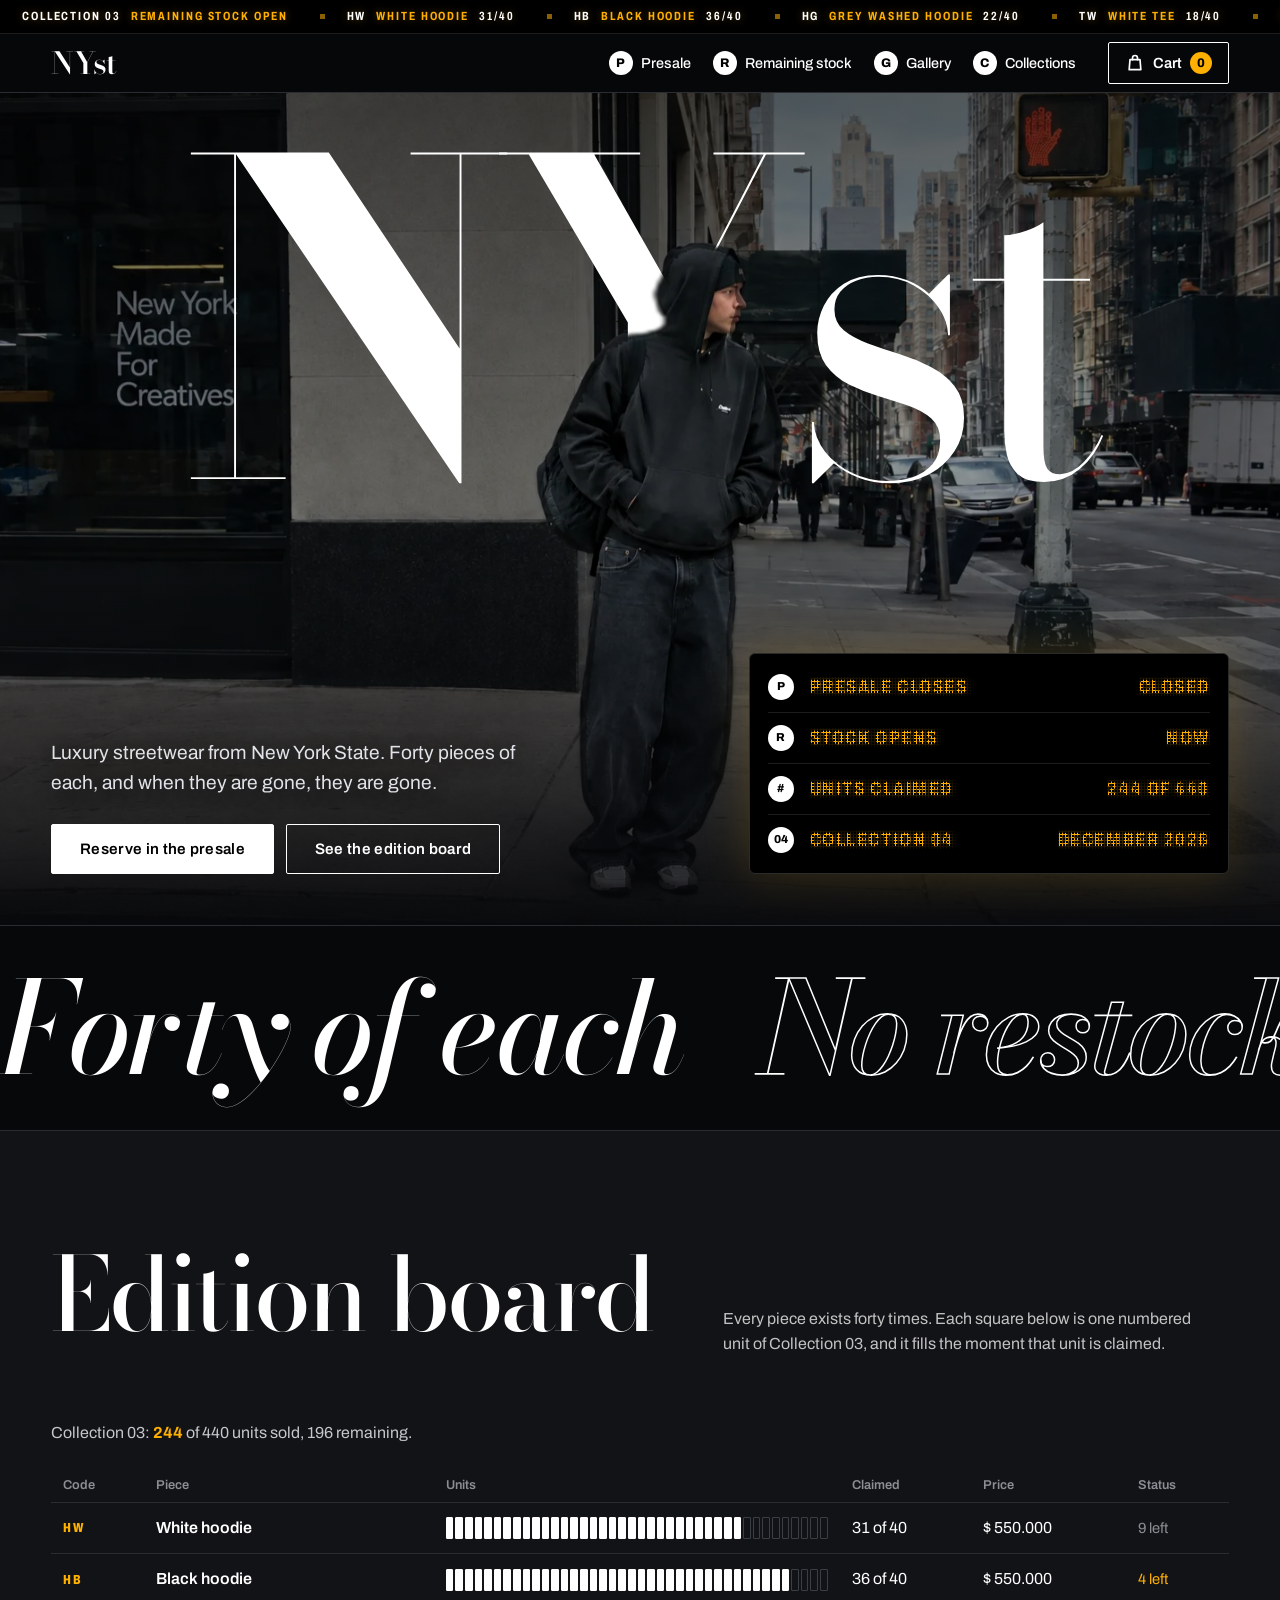
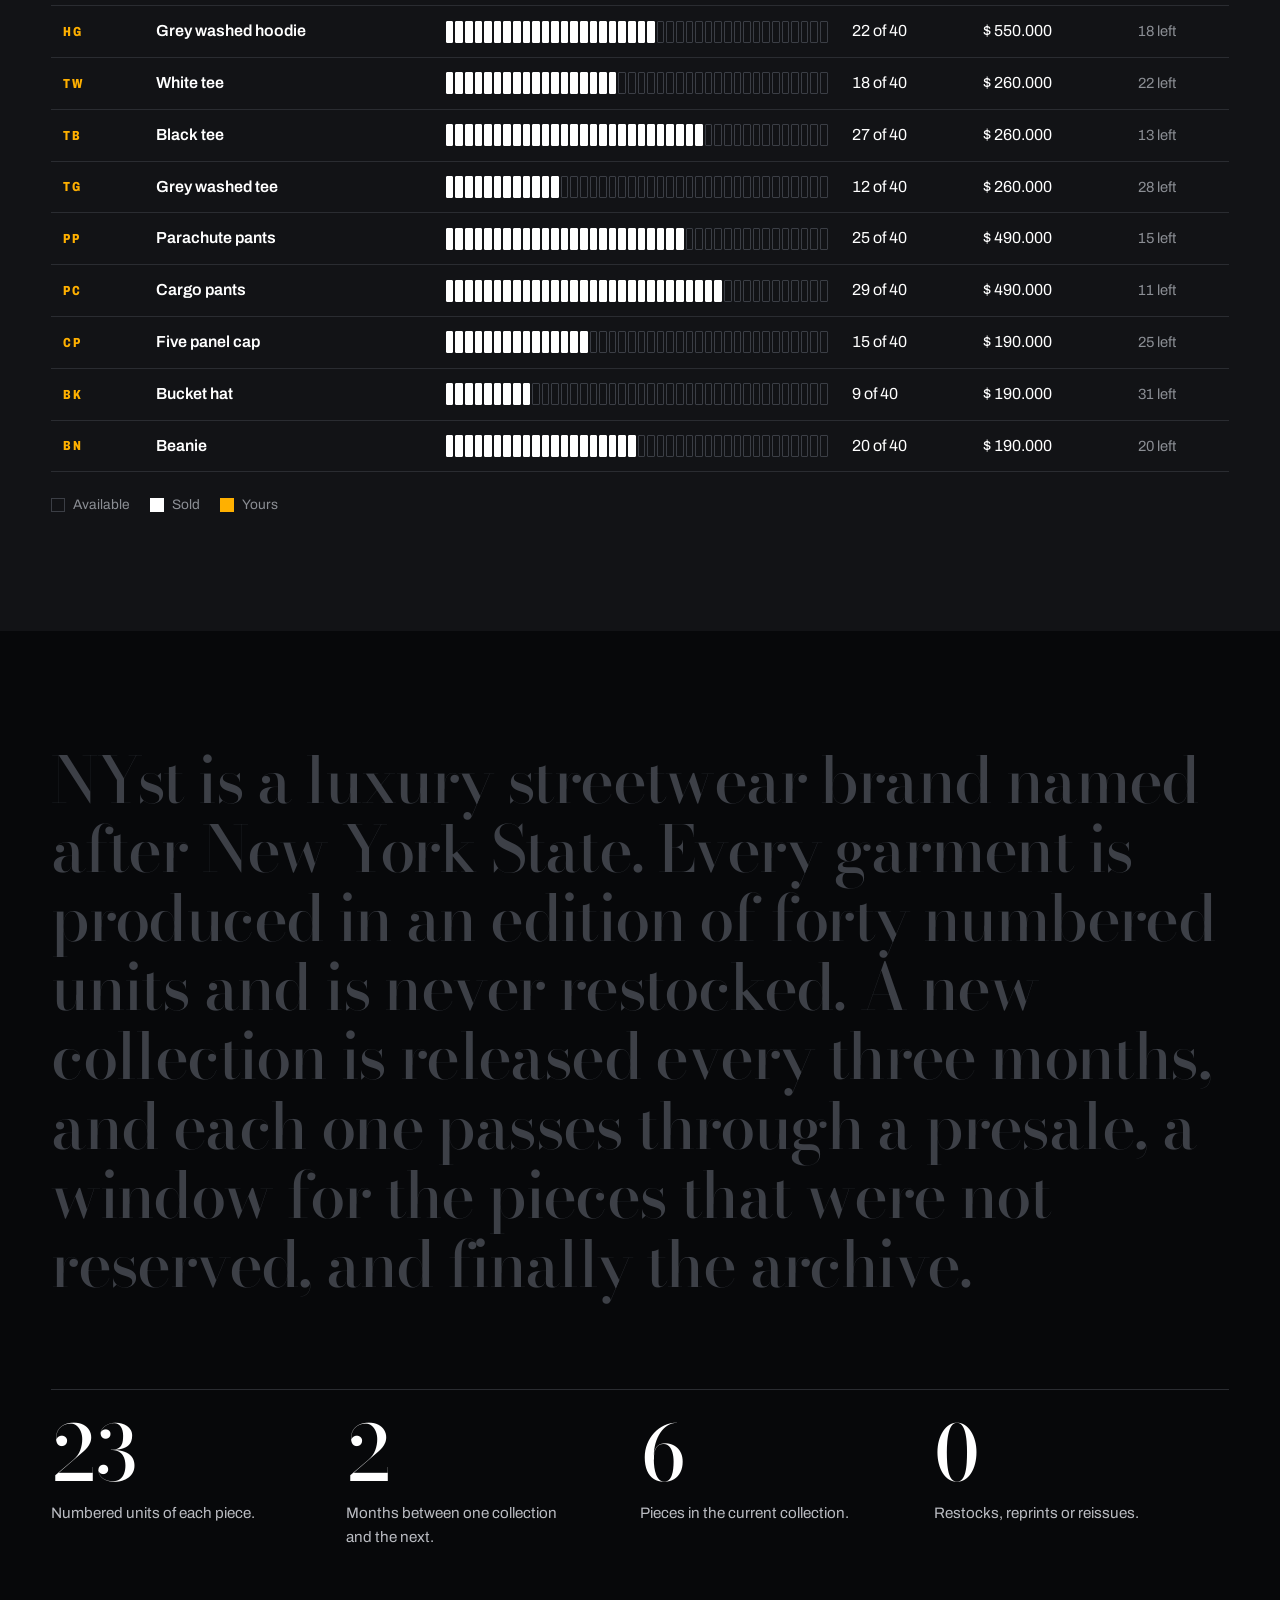
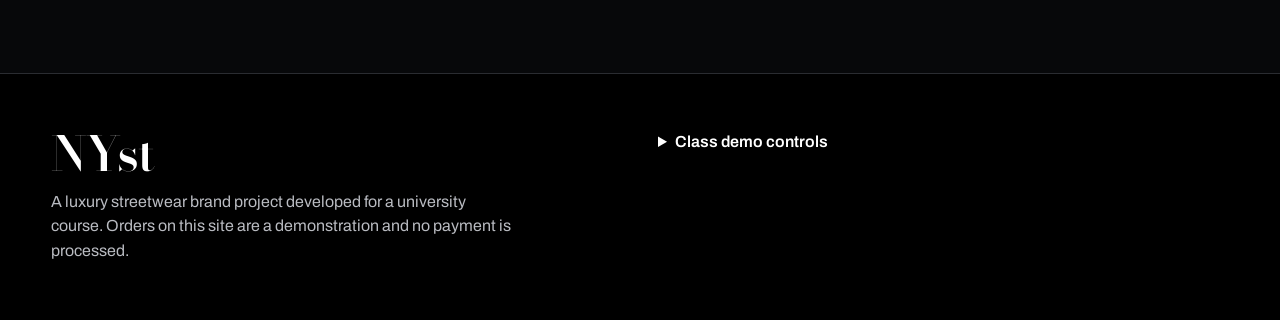
<file: index.html>
<!DOCTYPE html>
<html lang="en">
<head>
<meta charset="utf-8">
<meta name="viewport" content="width=device-width, initial-scale=1">
<title>NYst, luxury streetwear in editions of 40</title>
<script>document.documentElement.className='js'</script>
<link rel="preconnect" href="https://fonts.googleapis.com">
<link rel="preconnect" href="https://fonts.gstatic.com" crossorigin>
<link href="https://fonts.googleapis.com/css2?family=Archivo:wdth,wght@62..125,100..900&family=Bodoni+Moda:ital,opsz,wght@0,6..96,400..900;1,6..96,400..900&display=swap" rel="stylesheet">
<link rel="icon" href="data:image/svg+xml,%3Csvg xmlns='http://www.w3.org/2000/svg' viewBox='0 0 32 32'%3E%3Crect width='32' height='32' fill='%23000'/%3E%3Ctext x='16' y='24' font-size='22' font-weight='700' text-anchor='middle' fill='%23FFB000' font-family='Georgia,serif'%3EN%3C/text%3E%3C/svg%3E">
<link rel="stylesheet" href="styles.css">
<style>
.reg-dialog{width:min(560px,calc(100% - 32px));max-height:calc(100vh - 32px);margin:auto;padding:64px clamp(20px,4vw,38px) clamp(20px,4vw,38px);border:0;border-radius:var(--r);background:#fff;color:var(--ink);overflow:auto}
.reg-dialog::backdrop{background:rgba(0,0,0,.6)}
.reg-dialog[open]{animation:regIn .35s cubic-bezier(.2,.8,.2,1)}
@keyframes regIn{from{opacity:0;transform:translateY(14px)}to{opacity:1;transform:none}}
@media (prefers-reduced-motion:reduce){.reg-dialog[open]{animation:none}}
.reg-dialog h2{margin:0 0 6px;font:500 2.3rem/1 var(--serif);letter-spacing:-.02em}
.reg-dialog h2:focus{outline:none}
.reg-x{position:absolute;top:14px;right:14px}
.reg-lead{margin:0 0 20px}
.reg-dialog .form-grid{margin-bottom:18px}
</style>
</head>
<body>
<svg width="0" height="0" style="position:absolute" aria-hidden="true" focusable="false"><defs>
  <filter id="wash" filterUnits="userSpaceOnUse" x="0" y="0" width="400" height="440" color-interpolation-filters="sRGB">
    <feTurbulence type="fractalNoise" baseFrequency="0.018 0.03" numOctaves="3" seed="11" result="n"/>
    <feColorMatrix in="n" type="matrix" values="0 0 0 0 0.30  0 0 0 0 0.32  0 0 0 0 0.35  0 0 0 1.7 -0.62" result="blot"/>
    <feTurbulence type="fractalNoise" baseFrequency="0.85" numOctaves="1" seed="3" result="g"/>
    <feColorMatrix in="g" type="matrix" values="0 0 0 0 1  0 0 0 0 1  0 0 0 0 1  0 0 0 0.9 -0.36" result="fleck"/>
    <feComposite in="blot" in2="SourceAlpha" operator="in" result="b1"/>
    <feComposite in="fleck" in2="SourceAlpha" operator="in" result="b2"/>
    <feMerge><feMergeNode in="SourceGraphic"/><feMergeNode in="b1"/><feMergeNode in="b2"/></feMerge>
  </filter>
</defs></svg>

<div class="intro" id="intro" aria-hidden="true">
  <div><span class="intro-mark">NYst</span><span class="intro-count"><b id="introN">00</b> OF 40</span></div>
</div>
<div class="cur" id="cur" aria-hidden="true"></div>
<a class="skip" href="#main">Skip to content</a>
<div class="tape" aria-hidden="true"><div class="tape-track" id="tapeTrack"></div><i class="progress" id="progress"></i></div>
<header class="site-header">
  <div class="bar">
    <a class="wordmark" href="index.html#top" aria-label="NYst, back to top">NYst</a>
    <nav class="nav" aria-label="Main">
      <a href="presale.html"><span class="bullet">P</span>Presale</a>
      <a href="stock.html"><span class="bullet">R</span>Remaining stock</a>
      <a href="gallery.html"><span class="bullet">G</span>Gallery</a>
      <a href="collections.html"><span class="bullet">C</span>Collections</a>
    </nav>
    <button class="cart-btn" type="button" id="cartBtn" data-action="open-cart" aria-label="Open cart">
      <svg width="20" height="20" viewBox="0 0 24 24" fill="none" stroke="currentColor" stroke-width="2" stroke-linecap="round" stroke-linejoin="round" aria-hidden="true"><path d="M6 8h12l1 12H5L6 8z"/><path d="M9 8V6a3 3 0 0 1 6 0v2"/></svg>
      Cart <span class="count" id="cartCount">0</span>
    </button>
  </div>
</header>
<main id="main">
  <section class="hero hero--photo" id="top" aria-label="NYst">
    <div class="hero-photo">
      <div class="stage" aria-hidden="true"><img id="heroBg" alt=""><i class="ph-shade"></i></div>
      <canvas id="skyline" aria-hidden="true"></canvas>
      <div class="hero-mark"><h1 class="mark" id="mark" aria-label="NYst"><span aria-hidden="true">N</span><span aria-hidden="true">Y</span><span aria-hidden="true">s</span><span aria-hidden="true">t</span></h1></div>
      <div class="stage-front" aria-hidden="true"><img id="heroCut" alt=""></div>
    </div>
    <div class="hero-in">
      <div>
        <p class="hero-tag">Luxury streetwear from New York State. Forty pieces of each, and when they are gone, they are gone.</p>
        <div class="hero-actions">
          <a class="btn light" data-magnet href="#presale">Reserve in the presale</a>
          <a class="btn ghost" data-magnet href="#board">See the edition board</a>
        </div>
      </div>
      <div class="ledboard" role="group" aria-label="Collection schedule">
        <div class="led-row"><span class="bullet">P</span><span class="led">Presale closes</span><span class="led led-r" id="ledClose">00D 00H</span></div>
        <div class="led-row"><span class="bullet">R</span><span class="led">Stock opens</span><span class="led led-r" id="ledStock">After presale</span></div>
        <div class="led-row"><span class="bullet">#</span><span class="led">Units claimed</span><span class="led led-r" id="ledClaimed">0 claimed</span></div>
        <div class="led-row"><span class="bullet" id="ledNextNum">4</span><span class="led" id="ledNextName">Collection 04</span><span class="led led-r" id="ledNext">December 2026</span></div>
      </div>
    </div>
  </section>
  <div class="band" aria-hidden="true"><div class="band-track" id="bandTrack"></div></div>
  <section class="sec sec-graphite" id="board" aria-labelledby="boardTitle">
    <div class="wrap">
      <div class="sec-head">
        <h2 id="boardTitle" class="h-mask"><span>Edition board</span></h2>
        <div class="sec-intro"><p>Every piece exists forty times. Each square below is one numbered unit of Collection 03, and it fills the moment that unit is claimed.</p></div>
      </div>
      <div class="board-top"><p id="boardSum"></p></div>
      <div class="tbl-wrap">
        <table class="tbl">
          <thead><tr><th class="hide-s">Code</th><th>Piece</th><th>Units</th><th>Claimed</th><th class="hide-s">Price</th><th>Status</th></tr></thead>
          <tbody id="boardBody"></tbody>
        </table>
      </div>
      <ul class="legend" aria-label="Legend">
        <li><span class="sw"></span>Available</li>
        <li><span class="sw on"></span><span id="legendClaimed">Reserved</span></li>
        <li><span class="sw mine"></span>Yours</li>
      </ul>
    </div>
  </section>
  <section class="sec sec-dark" id="about" aria-labelledby="aboutTitle">
    <div class="wrap">
      <h2 class="sr" id="aboutTitle">About NYst</h2>
      <p class="statement" id="statement">NYst is a luxury streetwear brand named after New York State. Every garment is produced in an edition of forty numbered units and is never restocked. A new collection is released every three months, and each one passes through a presale, a window for the pieces that were not reserved, and finally the archive.</p>
      <dl class="facts">
        <div><dt data-count="40">0</dt><dd>Numbered units of each piece.</dd></div>
        <div><dt data-count="3">0</dt><dd>Months between one collection and the next.</dd></div>
        <div><dt data-count="11" id="factPieces">0</dt><dd>Pieces in the current collection.</dd></div>
        <div><dt data-count="0">0</dt><dd>Restocks, reprints or reissues.</dd></div>
      </dl>
    </div>
  </section>
</main>

<footer class="site-footer">
  <div class="foot-in">
    <div>
      <span class="wordmark">NYst</span>
      <p>A luxury streetwear brand project developed for a university course. Orders on this site are a demonstration and no payment is processed.</p>
    </div>
    <details class="demo">
      <summary>Class demo controls</summary>
      <p>Use these controls during a presentation to show each stage of a collection without waiting for the presale date.</p>
      <div class="demo-actions">
        <button class="btn" type="button" data-action="demo" data-phase="presale">Show presale open</button>
        <button class="btn" type="button" data-action="demo" data-phase="stock">Show presale closed</button>
        <button class="btn" type="button" data-action="demo" data-phase="auto">Follow the real date</button>
        <button class="btn" type="button" id="simBtn" data-action="sim" aria-pressed="false">Simulate live claims</button>
        <button class="btn" type="button" data-action="reset">Reset all data</button>
      </div>
    </details>
  </div>
</footer>
<div class="scrim" id="scrim" data-action="close-layer"></div>
<aside class="drawer" id="cart" role="dialog" aria-modal="true" aria-labelledby="cartTitle">
  <div class="layer-head">
    <h2 id="cartTitle">Cart</h2>
    <button class="icon-btn" type="button" data-action="close-layer" aria-label="Close cart">
      <svg width="18" height="18" viewBox="0 0 24 24" fill="none" stroke="currentColor" stroke-width="2.2" stroke-linecap="round" aria-hidden="true"><path d="M5 5l14 14M19 5L5 19"/></svg>
    </button>
  </div>
  <div class="drawer-scroll">
    <ul class="lines" id="cartLines"></ul>
    <div class="orders" id="orders"></div>
  </div>
  <div class="drawer-foot">
    <div class="sum"><span>Subtotal</span><span id="cartTotal">$0</span></div>
    <small>Edition numbers are assigned when the order is placed.</small>
    <button class="btn block" type="button" id="checkoutBtn" data-action="checkout">Go to checkout</button>
  </div>
</aside>
<div class="modal" id="checkout" role="dialog" aria-modal="true" aria-labelledby="coTitle" data-action="close-layer-bg">
  <div class="modal-card" id="checkoutBody"></div>
</div>
<div class="lightbox" id="lightbox" role="dialog" aria-modal="true" aria-label="Gallery viewer"></div>
<div class="toast" id="toast" role="status" aria-live="polite"></div>
<noscript><p style="padding:24px;background:#fff;color:#000;position:relative;z-index:10">This website needs JavaScript to run the cart and the edition board.</p></noscript>

<dialog class="reg-dialog" id="registerDialog" aria-labelledby="regTitle">
  <button class="icon-btn reg-x" type="button" id="regClose" aria-label="Close registration"><svg width="18" height="18" viewBox="0 0 24 24" fill="none" stroke="currentColor" stroke-width="2.2" stroke-linecap="round" aria-hidden="true"><path d="M5 5l14 14M19 5L5 19"/></svg></button>
  <div id="regFormView">
    <h2 id="regTitle">Join the list</h2>
    <p class="note reg-lead">Register to hear about the next collection before its presale opens. This is a demonstration form for a course project: nothing you type is saved or sent anywhere.</p>
    <form id="registerForm">
      <div class="form-grid">
        <div class="field full"><label for="r-name">Full name</label><input id="r-name" name="name" required autocomplete="name" autofocus></div>
        <div class="field"><label for="r-email">Email</label><input id="r-email" name="email" type="email" required autocomplete="email"></div>
        <div class="field"><label for="r-birth">Date of birth</label><input id="r-birth" name="birth" type="date" required autocomplete="bday"></div>
      </div>
      <button class="btn block" type="submit">Register</button>
    </form>
  </div>
  <div id="regDoneView" hidden>
    <h2 id="regDoneTitle"></h2>
    <p class="note reg-lead">You are on the list.</p>
    <button class="btn block" type="button" id="regDoneClose">Close</button>
  </div>
</dialog>
<script src="app.js"></script>
<script>
(function () {
  var dlg = document.getElementById('registerDialog');
  if (!dlg || typeof dlg.showModal !== 'function') return;
  var form = document.getElementById('registerForm');
  var nameEl = document.getElementById('r-name'), birth = document.getElementById('r-birth');
  var formView = document.getElementById('regFormView'), doneView = document.getElementById('regDoneView');
  var doneTitle = document.getElementById('regDoneTitle');
  var d = new Date();
  birth.max = d.getFullYear() + '-' + String(d.getMonth() + 1).padStart(2, '0') + '-' + String(d.getDate()).padStart(2, '0');

  function openIt() {
    try {
      if (sessionStorage.getItem('nyst-register') === '1') return;
      sessionStorage.setItem('nyst-register', '1');
    } catch (e) { /* ignore */ }
    document.documentElement.style.overflow = 'hidden';
    dlg.showModal();
  }
  dlg.addEventListener('close', function () {
    document.documentElement.style.overflow = '';
    form.reset();
    formView.hidden = false;
    doneView.hidden = true;
  });
  document.getElementById('regClose').addEventListener('click', function () { dlg.close(); });
  document.getElementById('regDoneClose').addEventListener('click', function () { dlg.close(); });
  dlg.addEventListener('click', function (e) {
    if (e.target !== dlg) return;
    var r = dlg.getBoundingClientRect();
    if (e.clientX < r.left || e.clientX > r.right || e.clientY < r.top || e.clientY > r.bottom) dlg.close();
  });
  form.addEventListener('submit', function (e) {
    e.preventDefault();
    var first = (nameEl.value || '').trim().split(/\s+/)[0] || '';
    doneTitle.textContent = 'Thank you' + (first ? ', ' + first : '') + '.';
    form.reset();
    formView.hidden = true;
    doneView.hidden = false;
    doneTitle.setAttribute('tabindex', '-1');
    doneTitle.focus();
  });

  /* Wait for the intro curtain to leave, then show the window once per session. */
  var tries = 0;
  (function wait() {
    if (!document.getElementById('intro') || tries++ > 40) setTimeout(openIt, 700);
    else setTimeout(wait, 200);
  })();
})();
</script>
</body>
</html>
</file>
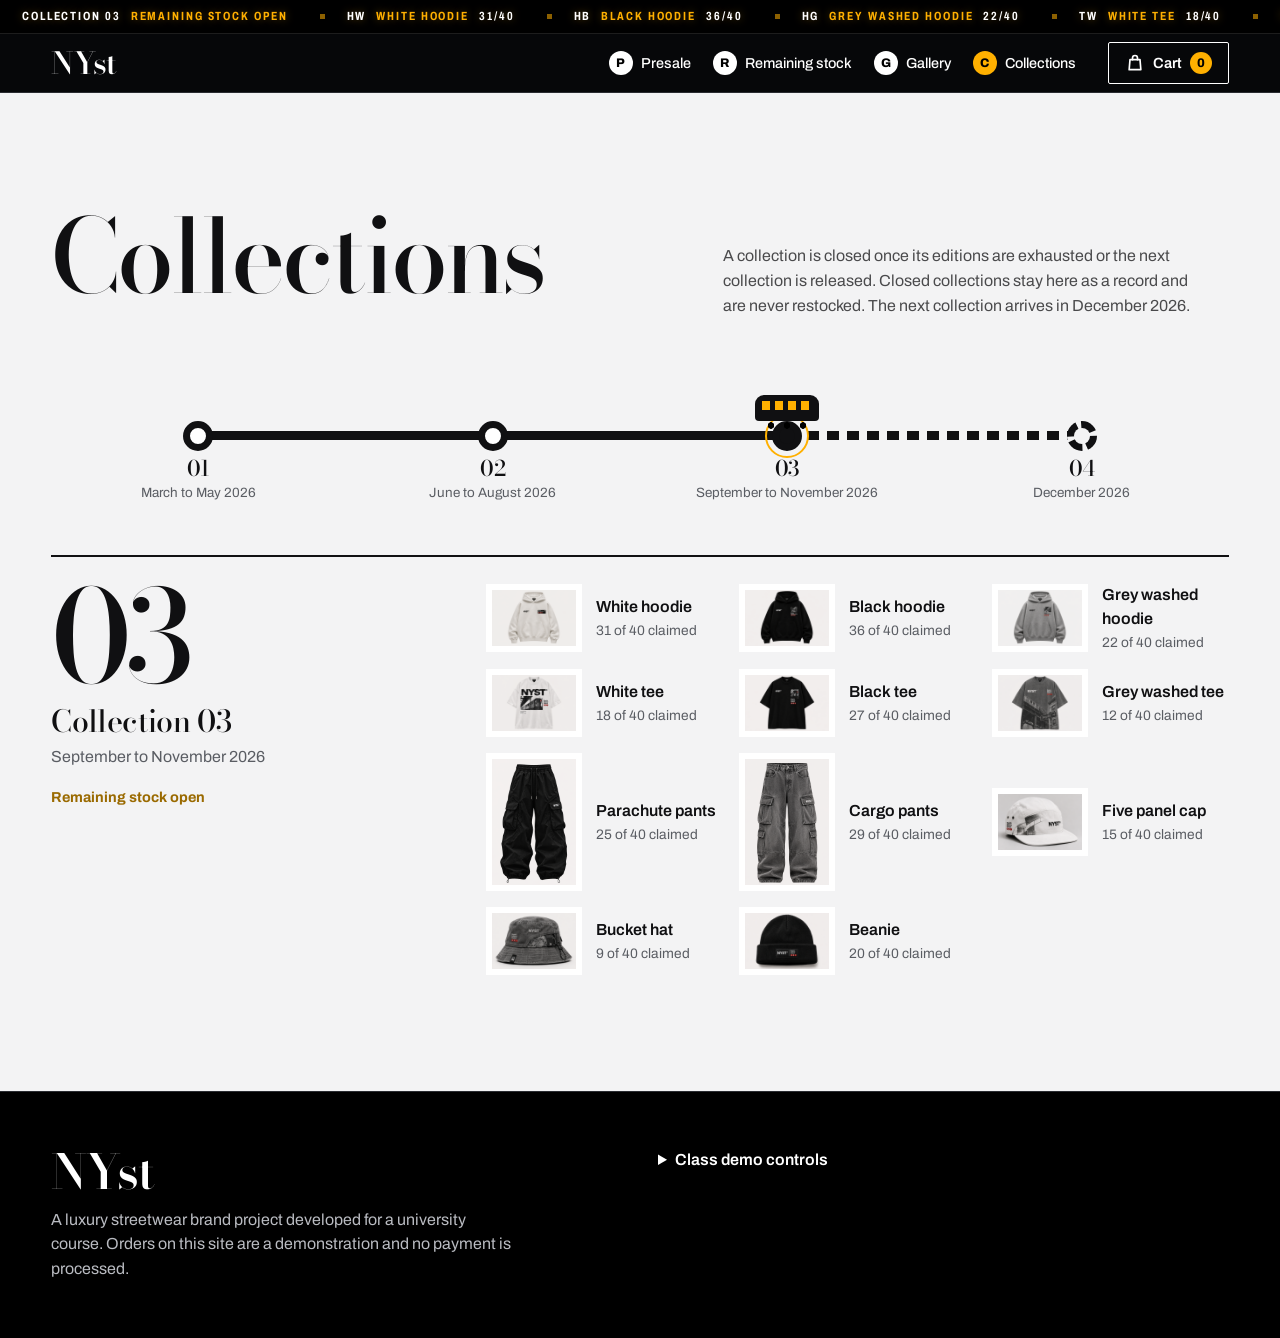
<file: collections.html>
<!DOCTYPE html>
<html lang="en">
<head>
<meta charset="utf-8">
<meta name="viewport" content="width=device-width, initial-scale=1">
<title>Collections, NYst</title>
<script>document.documentElement.className='js'</script>
<link rel="preconnect" href="https://fonts.googleapis.com">
<link rel="preconnect" href="https://fonts.gstatic.com" crossorigin>
<link href="https://fonts.googleapis.com/css2?family=Archivo:wdth,wght@62..125,100..900&family=Bodoni+Moda:ital,opsz,wght@0,6..96,400..900;1,6..96,400..900&display=swap" rel="stylesheet">
<link rel="icon" href="data:image/svg+xml,%3Csvg xmlns='http://www.w3.org/2000/svg' viewBox='0 0 32 32'%3E%3Crect width='32' height='32' fill='%23000'/%3E%3Ctext x='16' y='24' font-size='22' font-weight='700' text-anchor='middle' fill='%23FFB000' font-family='Georgia,serif'%3EN%3C/text%3E%3C/svg%3E">
<link rel="stylesheet" href="styles.css">
</head>
<body>
<svg width="0" height="0" style="position:absolute" aria-hidden="true" focusable="false"><defs>
  <filter id="wash" filterUnits="userSpaceOnUse" x="0" y="0" width="400" height="440" color-interpolation-filters="sRGB">
    <feTurbulence type="fractalNoise" baseFrequency="0.018 0.03" numOctaves="3" seed="11" result="n"/>
    <feColorMatrix in="n" type="matrix" values="0 0 0 0 0.30  0 0 0 0 0.32  0 0 0 0 0.35  0 0 0 1.7 -0.62" result="blot"/>
    <feTurbulence type="fractalNoise" baseFrequency="0.85" numOctaves="1" seed="3" result="g"/>
    <feColorMatrix in="g" type="matrix" values="0 0 0 0 1  0 0 0 0 1  0 0 0 0 1  0 0 0 0.9 -0.36" result="fleck"/>
    <feComposite in="blot" in2="SourceAlpha" operator="in" result="b1"/>
    <feComposite in="fleck" in2="SourceAlpha" operator="in" result="b2"/>
    <feMerge><feMergeNode in="SourceGraphic"/><feMergeNode in="b1"/><feMergeNode in="b2"/></feMerge>
  </filter>
</defs></svg>

<div class="intro" id="intro" aria-hidden="true">
  <div><span class="intro-mark">NYst</span><span class="intro-count"><b id="introN">00</b> OF 40</span></div>
</div>
<div class="cur" id="cur" aria-hidden="true"></div>
<a class="skip" href="#main">Skip to content</a>
<div class="tape" aria-hidden="true"><div class="tape-track" id="tapeTrack"></div><i class="progress" id="progress"></i></div>
<header class="site-header">
  <div class="bar">
    <a class="wordmark" href="index.html#top" aria-label="NYst, back to top">NYst</a>
    <nav class="nav" aria-label="Main">
      <a href="presale.html"><span class="bullet">P</span>Presale</a>
      <a href="stock.html"><span class="bullet">R</span>Remaining stock</a>
      <a href="gallery.html"><span class="bullet">G</span>Gallery</a>
      <a href="collections.html"><span class="bullet">C</span>Collections</a>
    </nav>
    <button class="cart-btn" type="button" id="cartBtn" data-action="open-cart" aria-label="Open cart">
      <svg width="20" height="20" viewBox="0 0 24 24" fill="none" stroke="currentColor" stroke-width="2" stroke-linecap="round" stroke-linejoin="round" aria-hidden="true"><path d="M6 8h12l1 12H5L6 8z"/><path d="M9 8V6a3 3 0 0 1 6 0v2"/></svg>
      Cart <span class="count" id="cartCount">0</span>
    </button>
  </div>
</header>
<main id="main">
  <section class="sec sec-light" id="collections" aria-labelledby="collectionsTitle">
    <div class="wrap">
      <div class="sec-head">
        <h2 id="collectionsTitle" class="h-mask"><span>Collections</span></h2>
        <div class="sec-intro"><p id="collectionsIntro"></p></div>
      </div>
      <div style="position:relative">
        <div class="train" id="train" aria-hidden="true"></div>
        <ol class="map" id="mapList" aria-label="Collections line"></ol>
      </div>
      <div class="detail" id="detail" aria-live="polite"></div>
    </div>
  </section>
</main>

<footer class="site-footer">
  <div class="foot-in">
    <div>
      <span class="wordmark">NYst</span>
      <p>A luxury streetwear brand project developed for a university course. Orders on this site are a demonstration and no payment is processed.</p>
    </div>
    <details class="demo">
      <summary>Class demo controls</summary>
      <p>Use these controls during a presentation to show each stage of a collection without waiting for the presale date.</p>
      <div class="demo-actions">
        <button class="btn" type="button" data-action="demo" data-phase="presale">Show presale open</button>
        <button class="btn" type="button" data-action="demo" data-phase="stock">Show presale closed</button>
        <button class="btn" type="button" data-action="demo" data-phase="auto">Follow the real date</button>
        <button class="btn" type="button" id="simBtn" data-action="sim" aria-pressed="false">Simulate live claims</button>
        <button class="btn" type="button" data-action="reset">Reset all data</button>
      </div>
    </details>
  </div>
</footer>
<div class="scrim" id="scrim" data-action="close-layer"></div>
<aside class="drawer" id="cart" role="dialog" aria-modal="true" aria-labelledby="cartTitle">
  <div class="layer-head">
    <h2 id="cartTitle">Cart</h2>
    <button class="icon-btn" type="button" data-action="close-layer" aria-label="Close cart">
      <svg width="18" height="18" viewBox="0 0 24 24" fill="none" stroke="currentColor" stroke-width="2.2" stroke-linecap="round" aria-hidden="true"><path d="M5 5l14 14M19 5L5 19"/></svg>
    </button>
  </div>
  <div class="drawer-scroll">
    <ul class="lines" id="cartLines"></ul>
    <div class="orders" id="orders"></div>
  </div>
  <div class="drawer-foot">
    <div class="sum"><span>Subtotal</span><span id="cartTotal">$0</span></div>
    <small>Edition numbers are assigned when the order is placed.</small>
    <button class="btn block" type="button" id="checkoutBtn" data-action="checkout">Go to checkout</button>
  </div>
</aside>
<div class="modal" id="checkout" role="dialog" aria-modal="true" aria-labelledby="coTitle" data-action="close-layer-bg">
  <div class="modal-card" id="checkoutBody"></div>
</div>
<div class="lightbox" id="lightbox" role="dialog" aria-modal="true" aria-label="Gallery viewer"></div>
<div class="toast" id="toast" role="status" aria-live="polite"></div>
<noscript><p style="padding:24px;background:#fff;color:#000;position:relative;z-index:10">This website needs JavaScript to run the cart and the edition board.</p></noscript>

<script src="app.js"></script>
</body>
</html>
</file>
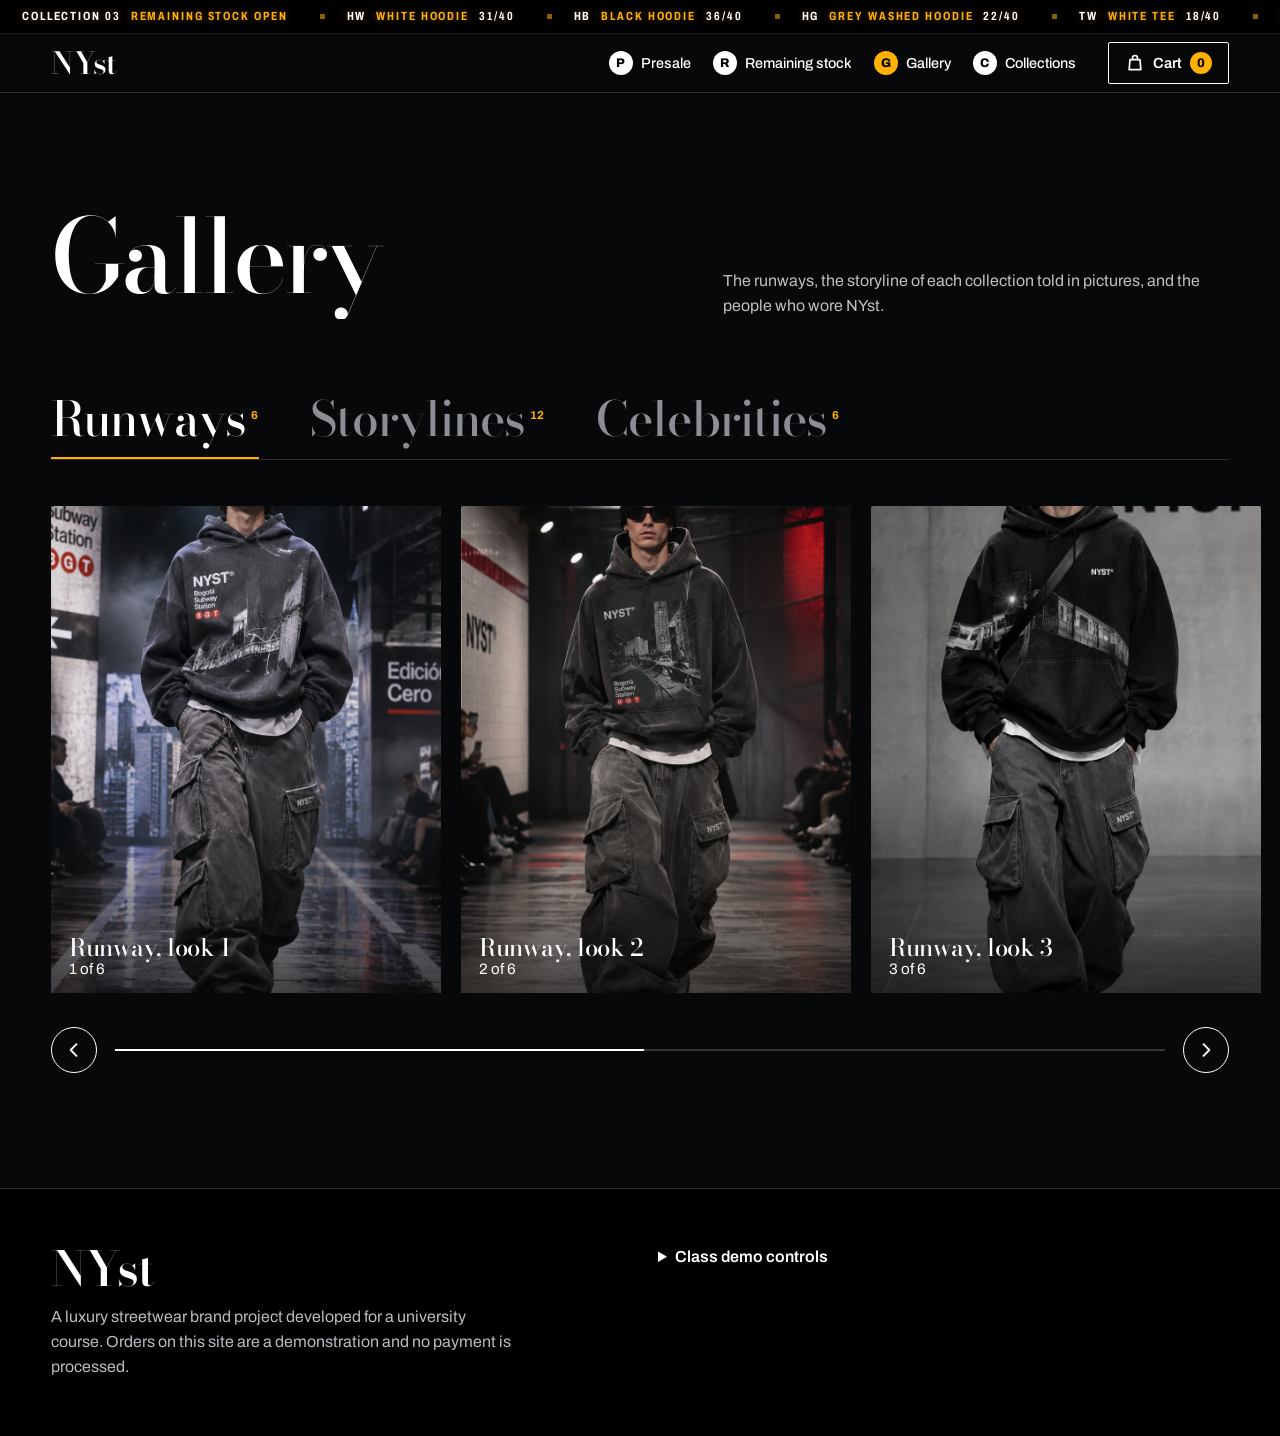
<file: gallery.html>
<!DOCTYPE html>
<html lang="en">
<head>
<meta charset="utf-8">
<meta name="viewport" content="width=device-width, initial-scale=1">
<title>Gallery, NYst</title>
<script>document.documentElement.className='js'</script>
<link rel="preconnect" href="https://fonts.googleapis.com">
<link rel="preconnect" href="https://fonts.gstatic.com" crossorigin>
<link href="https://fonts.googleapis.com/css2?family=Archivo:wdth,wght@62..125,100..900&family=Bodoni+Moda:ital,opsz,wght@0,6..96,400..900;1,6..96,400..900&display=swap" rel="stylesheet">
<link rel="icon" href="data:image/svg+xml,%3Csvg xmlns='http://www.w3.org/2000/svg' viewBox='0 0 32 32'%3E%3Crect width='32' height='32' fill='%23000'/%3E%3Ctext x='16' y='24' font-size='22' font-weight='700' text-anchor='middle' fill='%23FFB000' font-family='Georgia,serif'%3EN%3C/text%3E%3C/svg%3E">
<link rel="stylesheet" href="styles.css">
</head>
<body>
<svg width="0" height="0" style="position:absolute" aria-hidden="true" focusable="false"><defs>
  <filter id="wash" filterUnits="userSpaceOnUse" x="0" y="0" width="400" height="440" color-interpolation-filters="sRGB">
    <feTurbulence type="fractalNoise" baseFrequency="0.018 0.03" numOctaves="3" seed="11" result="n"/>
    <feColorMatrix in="n" type="matrix" values="0 0 0 0 0.30  0 0 0 0 0.32  0 0 0 0 0.35  0 0 0 1.7 -0.62" result="blot"/>
    <feTurbulence type="fractalNoise" baseFrequency="0.85" numOctaves="1" seed="3" result="g"/>
    <feColorMatrix in="g" type="matrix" values="0 0 0 0 1  0 0 0 0 1  0 0 0 0 1  0 0 0 0.9 -0.36" result="fleck"/>
    <feComposite in="blot" in2="SourceAlpha" operator="in" result="b1"/>
    <feComposite in="fleck" in2="SourceAlpha" operator="in" result="b2"/>
    <feMerge><feMergeNode in="SourceGraphic"/><feMergeNode in="b1"/><feMergeNode in="b2"/></feMerge>
  </filter>
</defs></svg>

<div class="intro" id="intro" aria-hidden="true">
  <div><span class="intro-mark">NYst</span><span class="intro-count"><b id="introN">00</b> OF 40</span></div>
</div>
<div class="cur" id="cur" aria-hidden="true"></div>
<a class="skip" href="#main">Skip to content</a>
<div class="tape" aria-hidden="true"><div class="tape-track" id="tapeTrack"></div><i class="progress" id="progress"></i></div>
<header class="site-header">
  <div class="bar">
    <a class="wordmark" href="index.html#top" aria-label="NYst, back to top">NYst</a>
    <nav class="nav" aria-label="Main">
      <a href="presale.html"><span class="bullet">P</span>Presale</a>
      <a href="stock.html"><span class="bullet">R</span>Remaining stock</a>
      <a href="gallery.html"><span class="bullet">G</span>Gallery</a>
      <a href="collections.html"><span class="bullet">C</span>Collections</a>
    </nav>
    <button class="cart-btn" type="button" id="cartBtn" data-action="open-cart" aria-label="Open cart">
      <svg width="20" height="20" viewBox="0 0 24 24" fill="none" stroke="currentColor" stroke-width="2" stroke-linecap="round" stroke-linejoin="round" aria-hidden="true"><path d="M6 8h12l1 12H5L6 8z"/><path d="M9 8V6a3 3 0 0 1 6 0v2"/></svg>
      Cart <span class="count" id="cartCount">0</span>
    </button>
  </div>
</header>
<main id="main">
  <section class="sec sec-dark" id="gallery" aria-labelledby="galleryTitle">
    <div class="wrap">
      <div class="sec-head">
        <h2 id="galleryTitle" class="h-mask"><span>Gallery</span></h2>
        <div class="sec-intro"><p>The runways, the storyline of each collection told in pictures, and the people who wore NYst.</p></div>
      </div>
      <div class="tabs" id="tabs" role="tablist" aria-label="Gallery sections"></div>

      <div class="panel" id="panel-runways" role="tabpanel" aria-labelledby="tab-runways">
        <div class="rail" id="runRail" data-cursor="big"></div>
        <div class="rail-ctl">
          <button class="icon-btn" type="button" data-action="rail" data-rail="runRail" data-dir="-1" aria-label="Previous runway photos"><svg width="20" height="20" viewBox="0 0 24 24" fill="none" stroke="currentColor" stroke-width="2.2" stroke-linecap="round" stroke-linejoin="round" aria-hidden="true"><path d="M15 5l-7 7 7 7"/></svg></button>
          <div class="rail-bar" aria-hidden="true"><i id="runRailBar"></i></div>
          <button class="icon-btn" type="button" data-action="rail" data-rail="runRail" data-dir="1" aria-label="Next runway photos"><svg width="20" height="20" viewBox="0 0 24 24" fill="none" stroke="currentColor" stroke-width="2.2" stroke-linecap="round" stroke-linejoin="round" aria-hidden="true"><path d="M9 5l7 7-7 7"/></svg></button>
        </div>
      </div>
      <div class="panel" id="panel-storylines" role="tabpanel" aria-labelledby="tab-storylines" hidden><div id="storyList"></div></div>
      <div class="panel" id="panel-celebs" role="tabpanel" aria-labelledby="tab-celebs" hidden><div class="spots" id="spotGrid"></div></div>
    </div>
  </section>
</main>

<footer class="site-footer">
  <div class="foot-in">
    <div>
      <span class="wordmark">NYst</span>
      <p>A luxury streetwear brand project developed for a university course. Orders on this site are a demonstration and no payment is processed.</p>
    </div>
    <details class="demo">
      <summary>Class demo controls</summary>
      <p>Use these controls during a presentation to show each stage of a collection without waiting for the presale date.</p>
      <div class="demo-actions">
        <button class="btn" type="button" data-action="demo" data-phase="presale">Show presale open</button>
        <button class="btn" type="button" data-action="demo" data-phase="stock">Show presale closed</button>
        <button class="btn" type="button" data-action="demo" data-phase="auto">Follow the real date</button>
        <button class="btn" type="button" id="simBtn" data-action="sim" aria-pressed="false">Simulate live claims</button>
        <button class="btn" type="button" data-action="reset">Reset all data</button>
      </div>
    </details>
  </div>
</footer>
<div class="scrim" id="scrim" data-action="close-layer"></div>
<aside class="drawer" id="cart" role="dialog" aria-modal="true" aria-labelledby="cartTitle">
  <div class="layer-head">
    <h2 id="cartTitle">Cart</h2>
    <button class="icon-btn" type="button" data-action="close-layer" aria-label="Close cart">
      <svg width="18" height="18" viewBox="0 0 24 24" fill="none" stroke="currentColor" stroke-width="2.2" stroke-linecap="round" aria-hidden="true"><path d="M5 5l14 14M19 5L5 19"/></svg>
    </button>
  </div>
  <div class="drawer-scroll">
    <ul class="lines" id="cartLines"></ul>
    <div class="orders" id="orders"></div>
  </div>
  <div class="drawer-foot">
    <div class="sum"><span>Subtotal</span><span id="cartTotal">$0</span></div>
    <small>Edition numbers are assigned when the order is placed.</small>
    <button class="btn block" type="button" id="checkoutBtn" data-action="checkout">Go to checkout</button>
  </div>
</aside>
<div class="modal" id="checkout" role="dialog" aria-modal="true" aria-labelledby="coTitle" data-action="close-layer-bg">
  <div class="modal-card" id="checkoutBody"></div>
</div>
<div class="lightbox" id="lightbox" role="dialog" aria-modal="true" aria-label="Gallery viewer"></div>
<div class="toast" id="toast" role="status" aria-live="polite"></div>
<noscript><p style="padding:24px;background:#fff;color:#000;position:relative;z-index:10">This website needs JavaScript to run the cart and the edition board.</p></noscript>

<script src="app.js"></script>
</body>
</html>
</file>
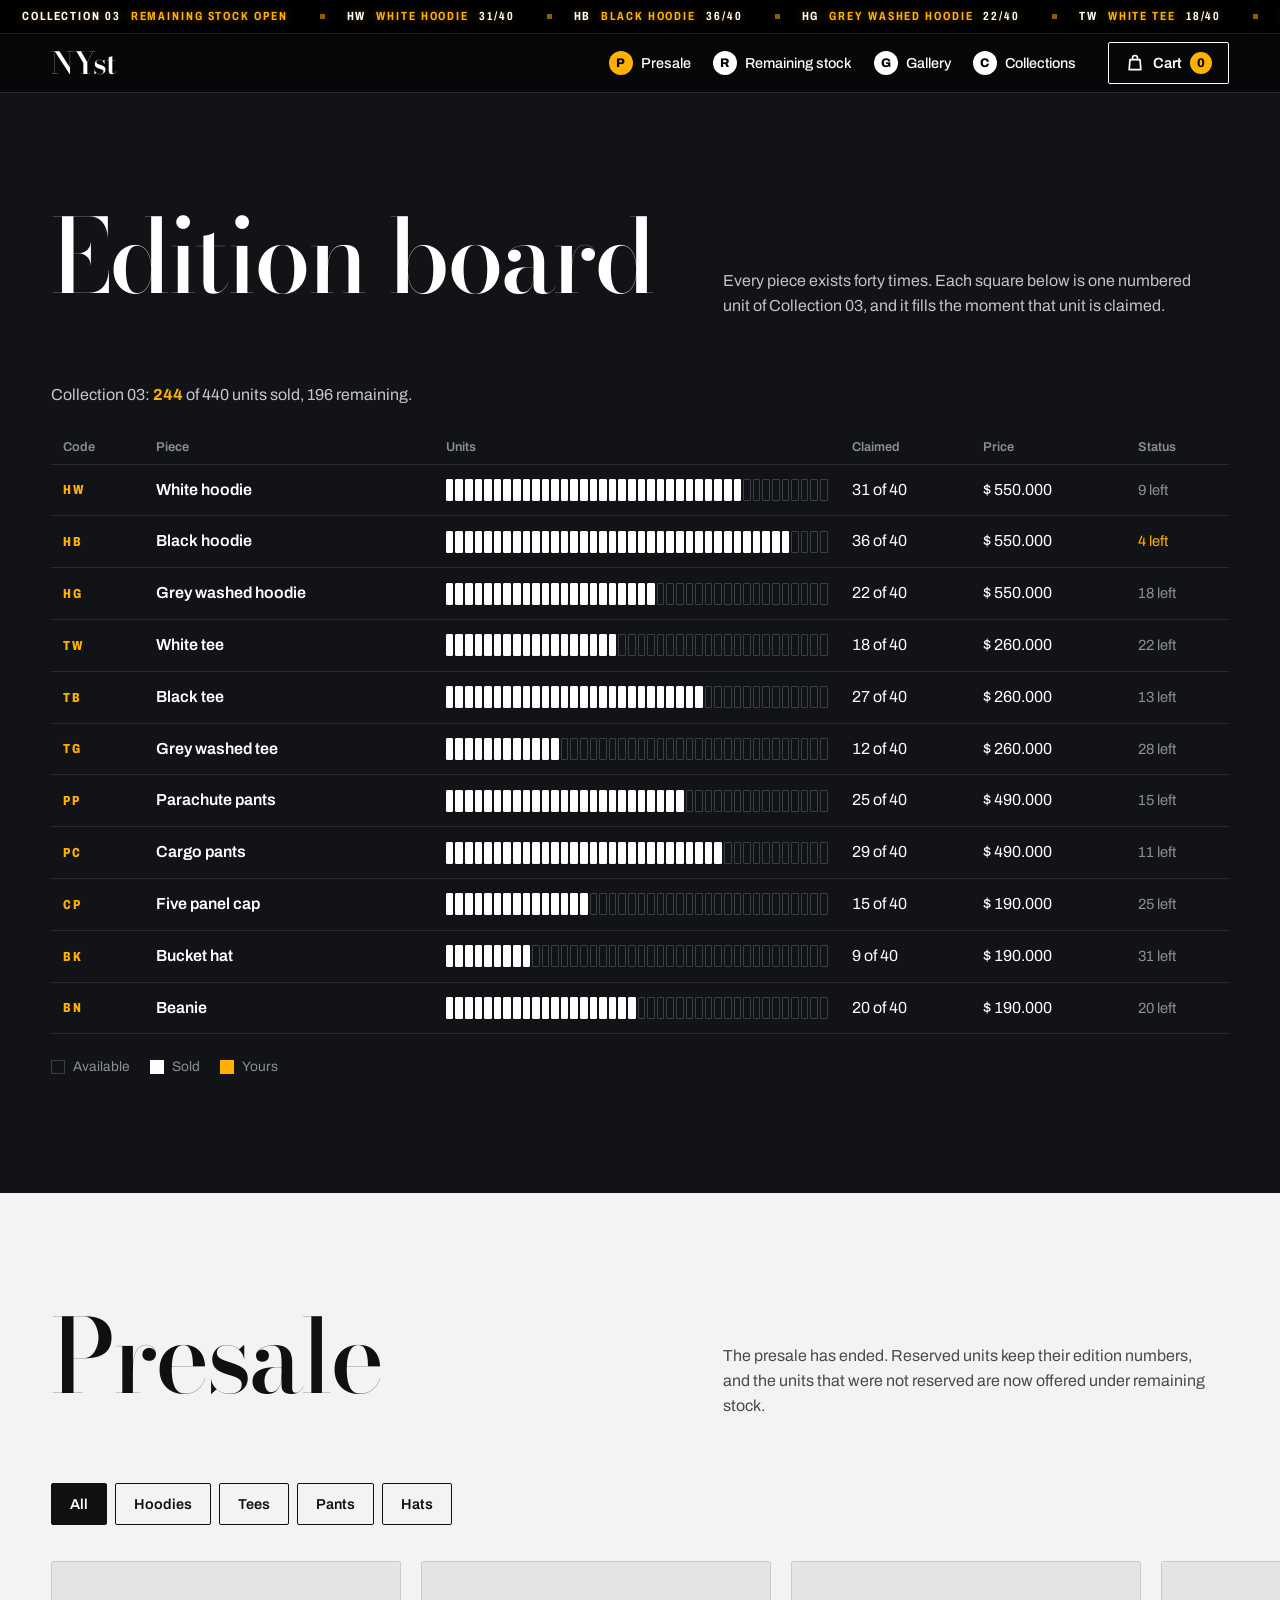
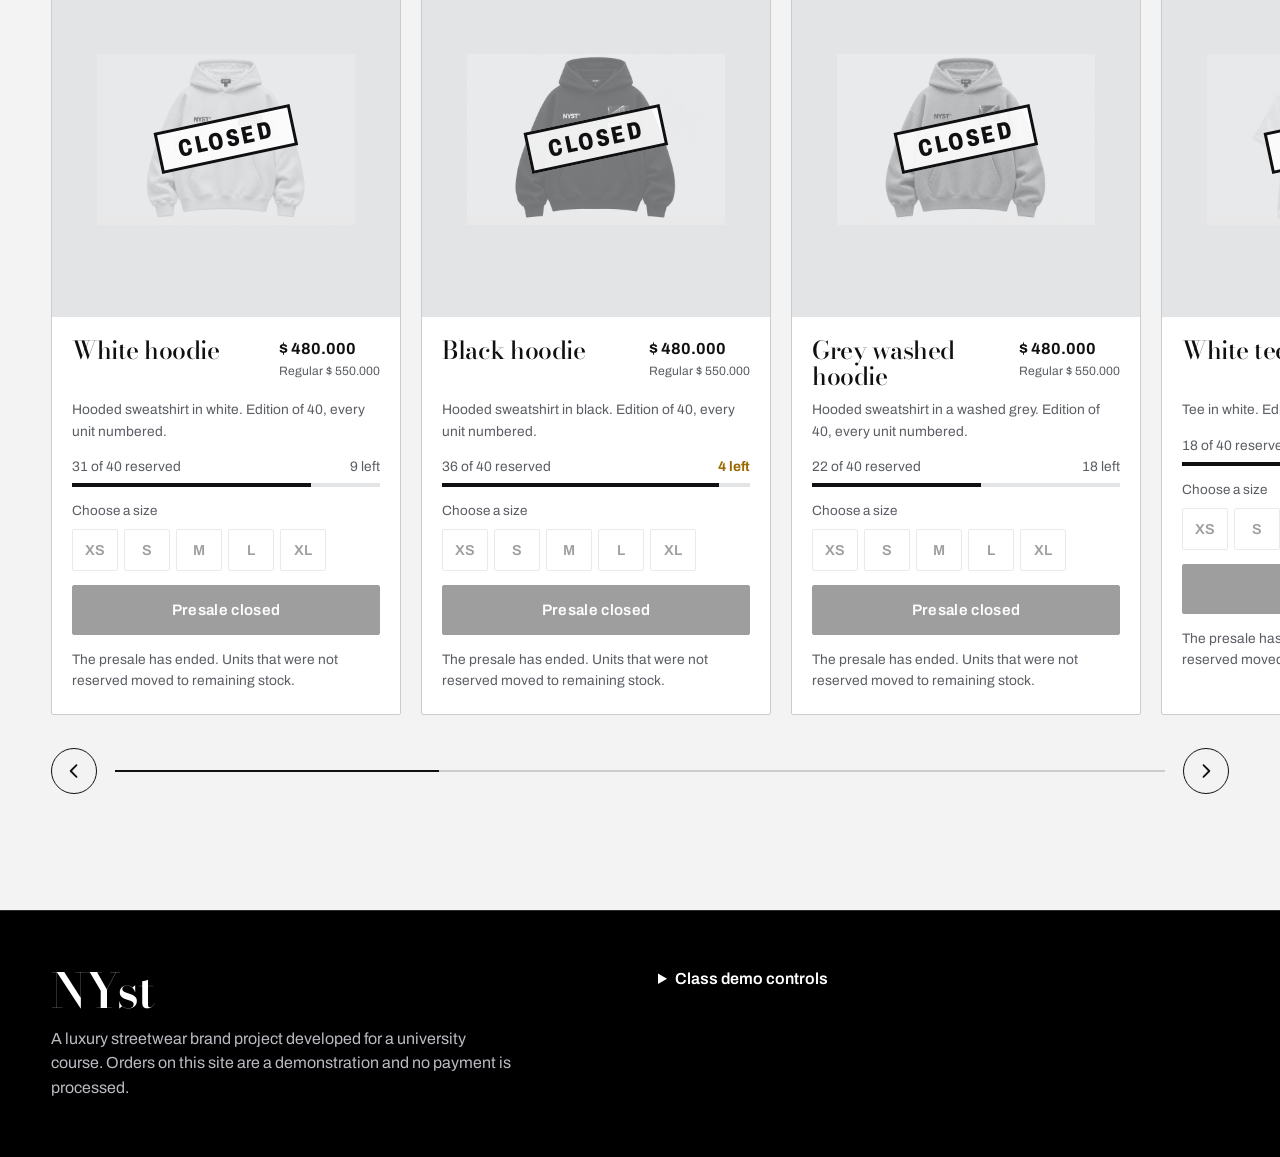
<file: presale.html>
<!DOCTYPE html>
<html lang="en">
<head>
<meta charset="utf-8">
<meta name="viewport" content="width=device-width, initial-scale=1">
<title>Presale, NYst</title>
<script>document.documentElement.className='js'</script>
<link rel="preconnect" href="https://fonts.googleapis.com">
<link rel="preconnect" href="https://fonts.gstatic.com" crossorigin>
<link href="https://fonts.googleapis.com/css2?family=Archivo:wdth,wght@62..125,100..900&family=Bodoni+Moda:ital,opsz,wght@0,6..96,400..900;1,6..96,400..900&display=swap" rel="stylesheet">
<link rel="icon" href="data:image/svg+xml,%3Csvg xmlns='http://www.w3.org/2000/svg' viewBox='0 0 32 32'%3E%3Crect width='32' height='32' fill='%23000'/%3E%3Ctext x='16' y='24' font-size='22' font-weight='700' text-anchor='middle' fill='%23FFB000' font-family='Georgia,serif'%3EN%3C/text%3E%3C/svg%3E">
<link rel="stylesheet" href="styles.css">
</head>
<body>
<svg width="0" height="0" style="position:absolute" aria-hidden="true" focusable="false"><defs>
  <filter id="wash" filterUnits="userSpaceOnUse" x="0" y="0" width="400" height="440" color-interpolation-filters="sRGB">
    <feTurbulence type="fractalNoise" baseFrequency="0.018 0.03" numOctaves="3" seed="11" result="n"/>
    <feColorMatrix in="n" type="matrix" values="0 0 0 0 0.30  0 0 0 0 0.32  0 0 0 0 0.35  0 0 0 1.7 -0.62" result="blot"/>
    <feTurbulence type="fractalNoise" baseFrequency="0.85" numOctaves="1" seed="3" result="g"/>
    <feColorMatrix in="g" type="matrix" values="0 0 0 0 1  0 0 0 0 1  0 0 0 0 1  0 0 0 0.9 -0.36" result="fleck"/>
    <feComposite in="blot" in2="SourceAlpha" operator="in" result="b1"/>
    <feComposite in="fleck" in2="SourceAlpha" operator="in" result="b2"/>
    <feMerge><feMergeNode in="SourceGraphic"/><feMergeNode in="b1"/><feMergeNode in="b2"/></feMerge>
  </filter>
</defs></svg>

<div class="intro" id="intro" aria-hidden="true">
  <div><span class="intro-mark">NYst</span><span class="intro-count"><b id="introN">00</b> OF 40</span></div>
</div>
<div class="cur" id="cur" aria-hidden="true"></div>
<a class="skip" href="#main">Skip to content</a>
<div class="tape" aria-hidden="true"><div class="tape-track" id="tapeTrack"></div><i class="progress" id="progress"></i></div>
<header class="site-header">
  <div class="bar">
    <a class="wordmark" href="index.html#top" aria-label="NYst, back to top">NYst</a>
    <nav class="nav" aria-label="Main">
      <a href="presale.html"><span class="bullet">P</span>Presale</a>
      <a href="stock.html"><span class="bullet">R</span>Remaining stock</a>
      <a href="gallery.html"><span class="bullet">G</span>Gallery</a>
      <a href="collections.html"><span class="bullet">C</span>Collections</a>
    </nav>
    <button class="cart-btn" type="button" id="cartBtn" data-action="open-cart" aria-label="Open cart">
      <svg width="20" height="20" viewBox="0 0 24 24" fill="none" stroke="currentColor" stroke-width="2" stroke-linecap="round" stroke-linejoin="round" aria-hidden="true"><path d="M6 8h12l1 12H5L6 8z"/><path d="M9 8V6a3 3 0 0 1 6 0v2"/></svg>
      Cart <span class="count" id="cartCount">0</span>
    </button>
  </div>
</header>
<main id="main">
  <section class="sec sec-graphite" id="board" aria-labelledby="boardTitle">
    <div class="wrap">
      <div class="sec-head">
        <h2 id="boardTitle" class="h-mask"><span>Edition board</span></h2>
        <div class="sec-intro"><p>Every piece exists forty times. Each square below is one numbered unit of Collection 03, and it fills the moment that unit is claimed.</p></div>
      </div>
      <div class="board-top"><p id="boardSum"></p></div>
      <div class="tbl-wrap">
        <table class="tbl">
          <thead><tr><th class="hide-s">Code</th><th>Piece</th><th>Units</th><th>Claimed</th><th class="hide-s">Price</th><th>Status</th></tr></thead>
          <tbody id="boardBody"></tbody>
        </table>
      </div>
      <ul class="legend" aria-label="Legend">
        <li><span class="sw"></span>Available</li>
        <li><span class="sw on"></span><span id="legendClaimed">Reserved</span></li>
        <li><span class="sw mine"></span>Yours</li>
      </ul>
    </div>
  </section>
  <section class="sec sec-light" id="presale" aria-labelledby="presaleTitle">
    <div class="wrap">
      <div class="sec-head">
        <h2 id="presaleTitle" class="h-mask"><span>Presale</span></h2>
        <div class="sec-intro"><p id="presaleIntro"></p></div>
      </div>
      <div class="pre-top">
        <div class="cd" id="countdown" role="timer" aria-label="Time left in the presale">
          <div><b id="cd-d">00</b><span>days</span></div>
          <div><b id="cd-h">00</b><span>hours</span></div>
          <div><b id="cd-m">00</b><span>minutes</span></div>
          <div><b id="cd-s">00</b><span>seconds</span></div>
        </div>
        <div class="chips" id="presaleChips" role="group" aria-label="Filter the presale"></div>
      </div>
      <div class="rail" id="presaleRail" data-cursor="big"></div>
      <div class="rail-ctl">
        <button class="icon-btn" type="button" data-action="rail" data-rail="presaleRail" data-dir="-1" aria-label="Scroll the presale back"><svg width="20" height="20" viewBox="0 0 24 24" fill="none" stroke="currentColor" stroke-width="2.2" stroke-linecap="round" stroke-linejoin="round" aria-hidden="true"><path d="M15 5l-7 7 7 7"/></svg></button>
        <div class="rail-bar" aria-hidden="true"><i id="presaleRailBar"></i></div>
        <button class="icon-btn" type="button" data-action="rail" data-rail="presaleRail" data-dir="1" aria-label="Scroll the presale forward"><svg width="20" height="20" viewBox="0 0 24 24" fill="none" stroke="currentColor" stroke-width="2.2" stroke-linecap="round" stroke-linejoin="round" aria-hidden="true"><path d="M9 5l7 7-7 7"/></svg></button>
      </div>
    </div>
  </section>
</main>

<footer class="site-footer">
  <div class="foot-in">
    <div>
      <span class="wordmark">NYst</span>
      <p>A luxury streetwear brand project developed for a university course. Orders on this site are a demonstration and no payment is processed.</p>
    </div>
    <details class="demo">
      <summary>Class demo controls</summary>
      <p>Use these controls during a presentation to show each stage of a collection without waiting for the presale date.</p>
      <div class="demo-actions">
        <button class="btn" type="button" data-action="demo" data-phase="presale">Show presale open</button>
        <button class="btn" type="button" data-action="demo" data-phase="stock">Show presale closed</button>
        <button class="btn" type="button" data-action="demo" data-phase="auto">Follow the real date</button>
        <button class="btn" type="button" id="simBtn" data-action="sim" aria-pressed="false">Simulate live claims</button>
        <button class="btn" type="button" data-action="reset">Reset all data</button>
      </div>
    </details>
  </div>
</footer>
<div class="scrim" id="scrim" data-action="close-layer"></div>
<aside class="drawer" id="cart" role="dialog" aria-modal="true" aria-labelledby="cartTitle">
  <div class="layer-head">
    <h2 id="cartTitle">Cart</h2>
    <button class="icon-btn" type="button" data-action="close-layer" aria-label="Close cart">
      <svg width="18" height="18" viewBox="0 0 24 24" fill="none" stroke="currentColor" stroke-width="2.2" stroke-linecap="round" aria-hidden="true"><path d="M5 5l14 14M19 5L5 19"/></svg>
    </button>
  </div>
  <div class="drawer-scroll">
    <ul class="lines" id="cartLines"></ul>
    <div class="orders" id="orders"></div>
  </div>
  <div class="drawer-foot">
    <div class="sum"><span>Subtotal</span><span id="cartTotal">$0</span></div>
    <small>Edition numbers are assigned when the order is placed.</small>
    <button class="btn block" type="button" id="checkoutBtn" data-action="checkout">Go to checkout</button>
  </div>
</aside>
<div class="modal" id="checkout" role="dialog" aria-modal="true" aria-labelledby="coTitle" data-action="close-layer-bg">
  <div class="modal-card" id="checkoutBody"></div>
</div>
<div class="lightbox" id="lightbox" role="dialog" aria-modal="true" aria-label="Gallery viewer"></div>
<div class="toast" id="toast" role="status" aria-live="polite"></div>
<noscript><p style="padding:24px;background:#fff;color:#000;position:relative;z-index:10">This website needs JavaScript to run the cart and the edition board.</p></noscript>

<script src="app.js"></script>
</body>
</html>
</file>
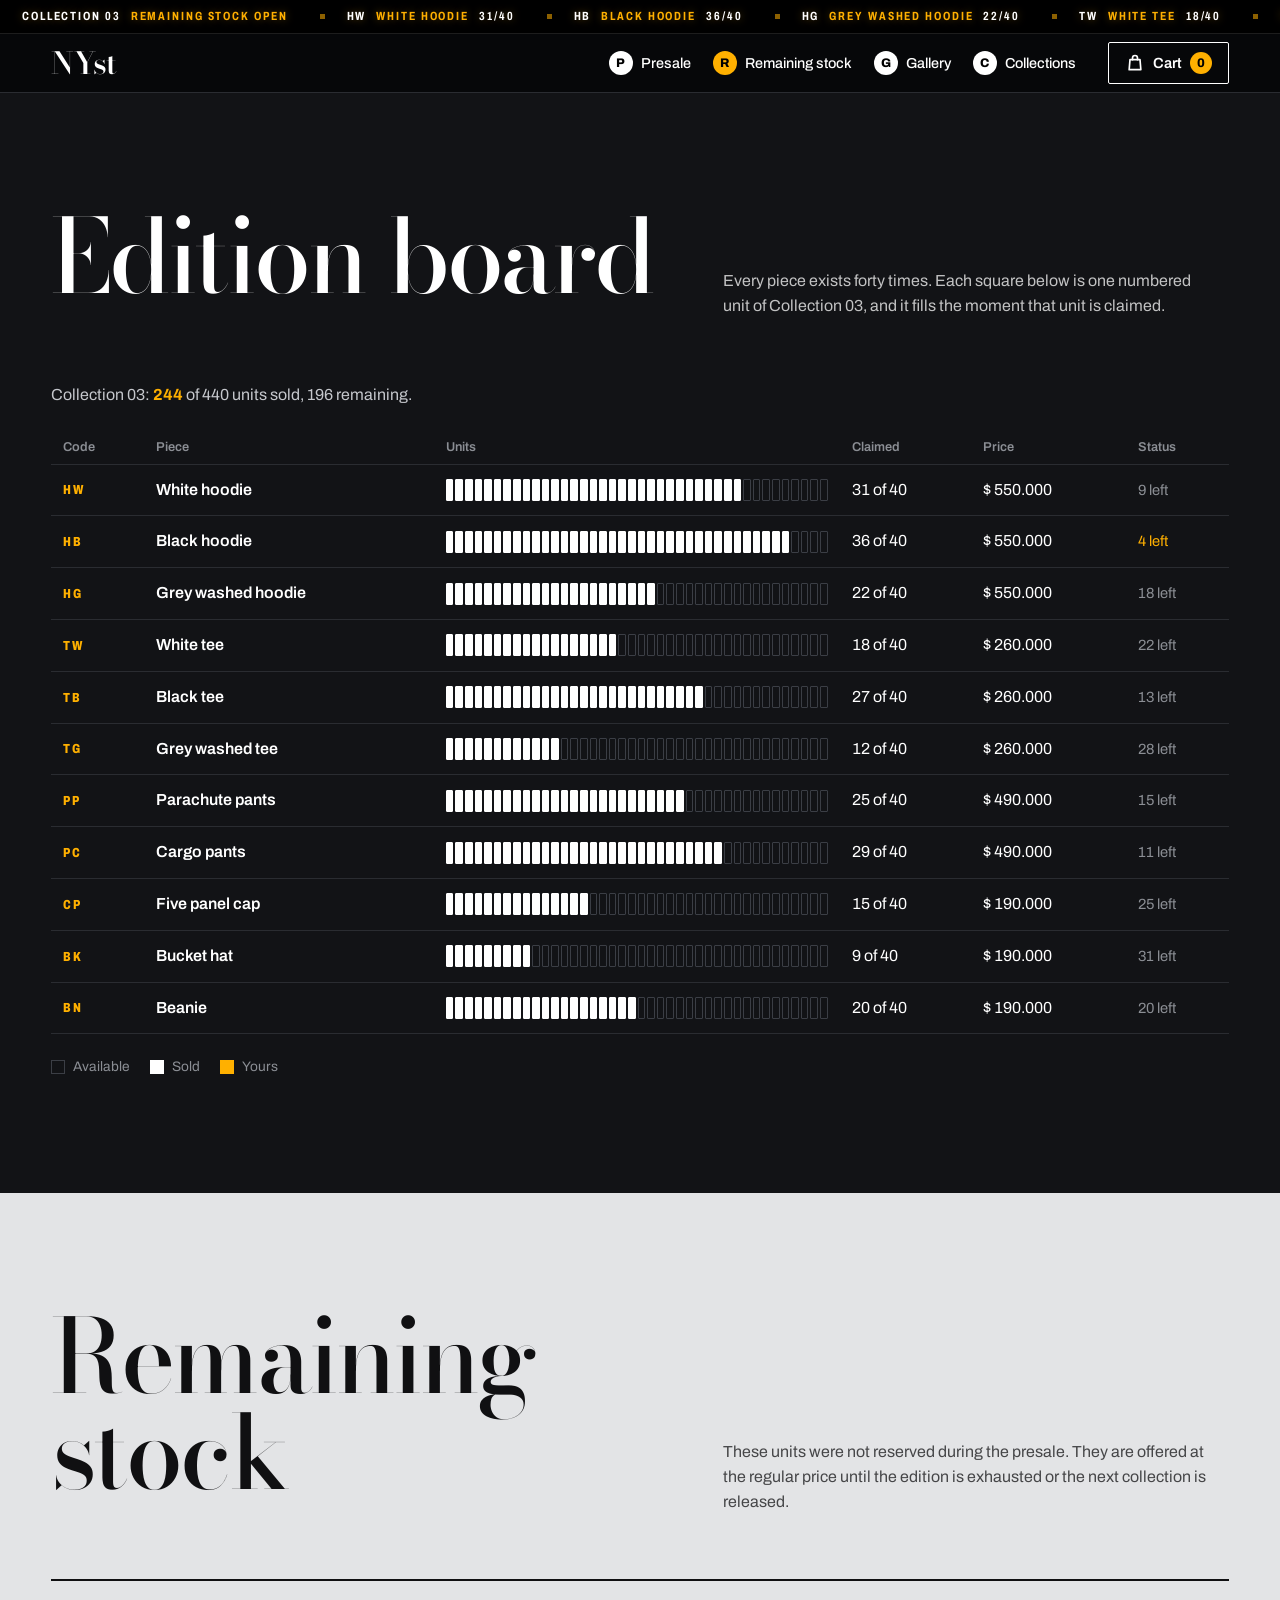
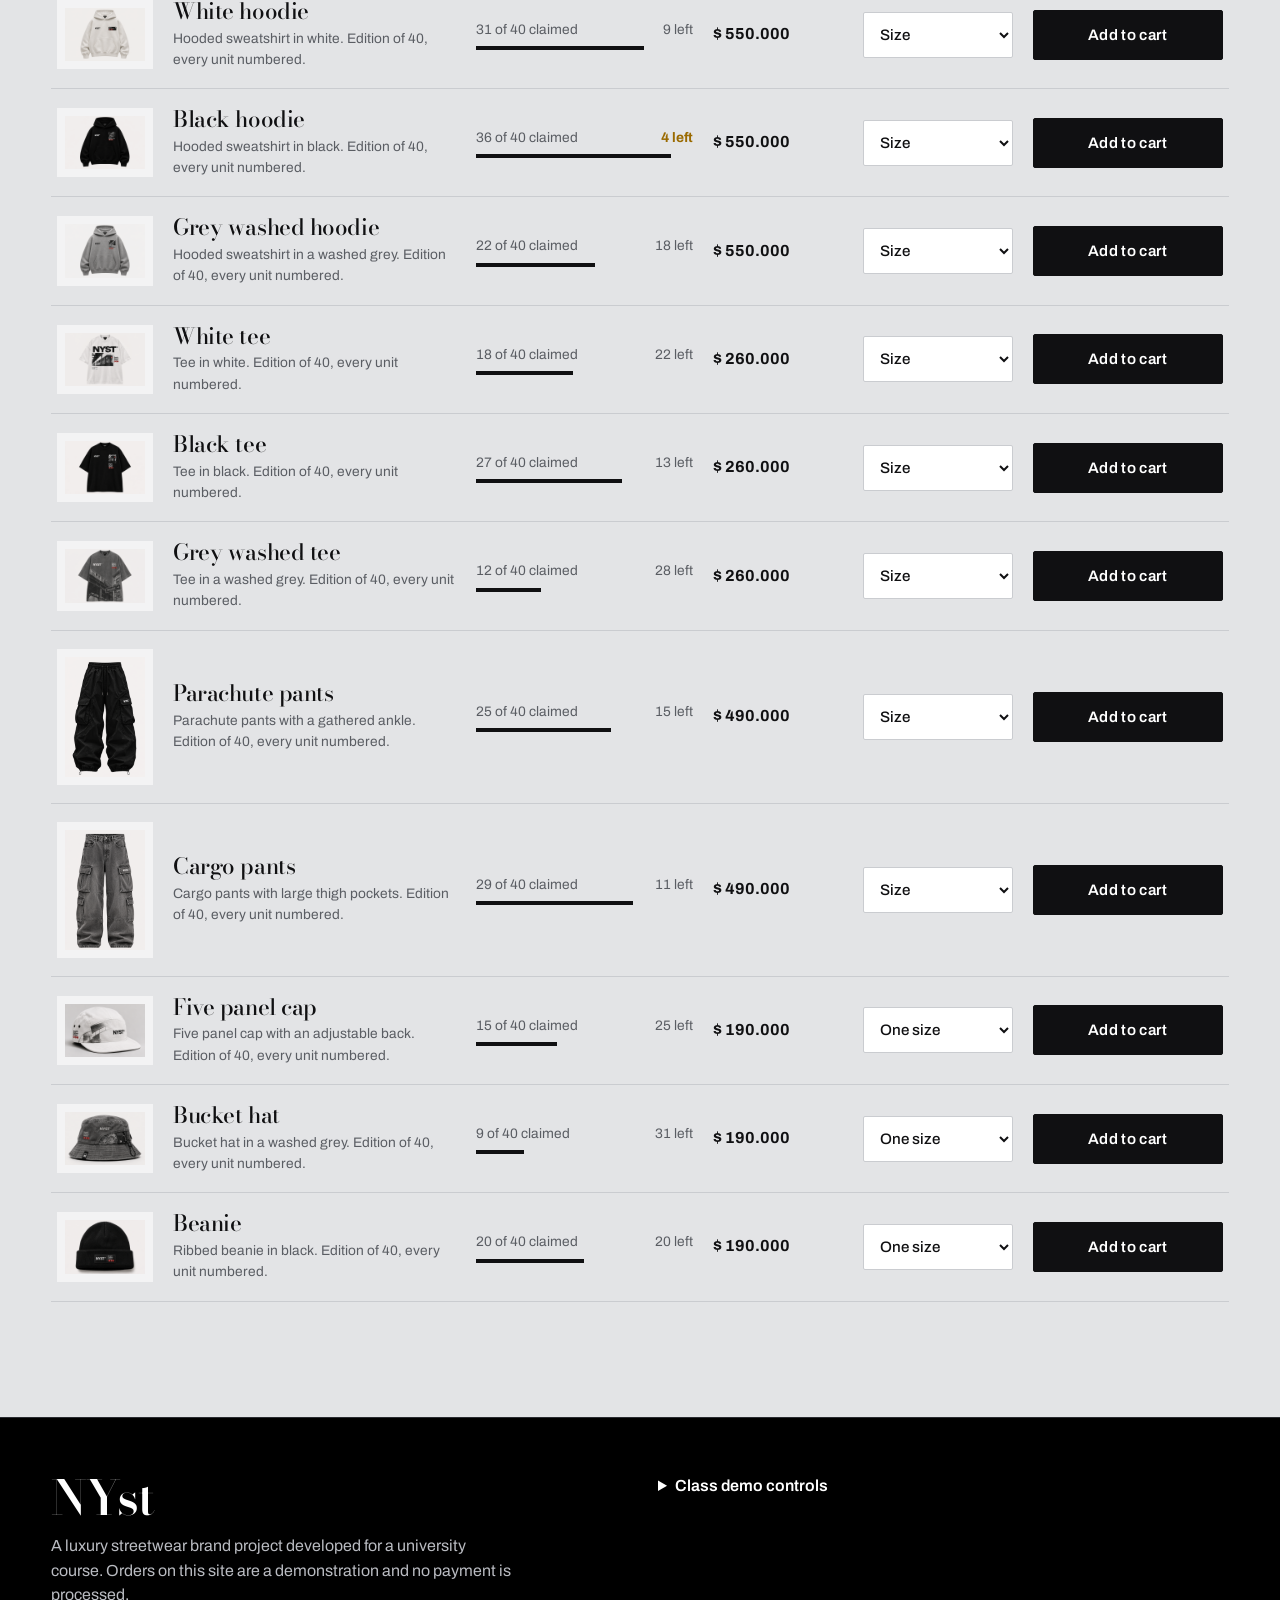
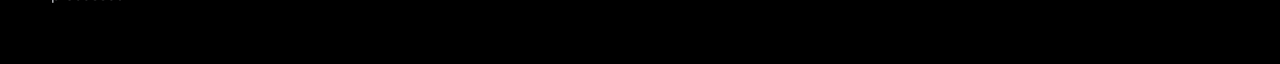
<file: stock.html>
<!DOCTYPE html>
<html lang="en">
<head>
<meta charset="utf-8">
<meta name="viewport" content="width=device-width, initial-scale=1">
<title>Remaining stock, NYst</title>
<script>document.documentElement.className='js'</script>
<link rel="preconnect" href="https://fonts.googleapis.com">
<link rel="preconnect" href="https://fonts.gstatic.com" crossorigin>
<link href="https://fonts.googleapis.com/css2?family=Archivo:wdth,wght@62..125,100..900&family=Bodoni+Moda:ital,opsz,wght@0,6..96,400..900;1,6..96,400..900&display=swap" rel="stylesheet">
<link rel="icon" href="data:image/svg+xml,%3Csvg xmlns='http://www.w3.org/2000/svg' viewBox='0 0 32 32'%3E%3Crect width='32' height='32' fill='%23000'/%3E%3Ctext x='16' y='24' font-size='22' font-weight='700' text-anchor='middle' fill='%23FFB000' font-family='Georgia,serif'%3EN%3C/text%3E%3C/svg%3E">
<link rel="stylesheet" href="styles.css">
</head>
<body>
<svg width="0" height="0" style="position:absolute" aria-hidden="true" focusable="false"><defs>
  <filter id="wash" filterUnits="userSpaceOnUse" x="0" y="0" width="400" height="440" color-interpolation-filters="sRGB">
    <feTurbulence type="fractalNoise" baseFrequency="0.018 0.03" numOctaves="3" seed="11" result="n"/>
    <feColorMatrix in="n" type="matrix" values="0 0 0 0 0.30  0 0 0 0 0.32  0 0 0 0 0.35  0 0 0 1.7 -0.62" result="blot"/>
    <feTurbulence type="fractalNoise" baseFrequency="0.85" numOctaves="1" seed="3" result="g"/>
    <feColorMatrix in="g" type="matrix" values="0 0 0 0 1  0 0 0 0 1  0 0 0 0 1  0 0 0 0.9 -0.36" result="fleck"/>
    <feComposite in="blot" in2="SourceAlpha" operator="in" result="b1"/>
    <feComposite in="fleck" in2="SourceAlpha" operator="in" result="b2"/>
    <feMerge><feMergeNode in="SourceGraphic"/><feMergeNode in="b1"/><feMergeNode in="b2"/></feMerge>
  </filter>
</defs></svg>

<div class="intro" id="intro" aria-hidden="true">
  <div><span class="intro-mark">NYst</span><span class="intro-count"><b id="introN">00</b> OF 40</span></div>
</div>
<div class="cur" id="cur" aria-hidden="true"></div>
<a class="skip" href="#main">Skip to content</a>
<div class="tape" aria-hidden="true"><div class="tape-track" id="tapeTrack"></div><i class="progress" id="progress"></i></div>
<header class="site-header">
  <div class="bar">
    <a class="wordmark" href="index.html#top" aria-label="NYst, back to top">NYst</a>
    <nav class="nav" aria-label="Main">
      <a href="presale.html"><span class="bullet">P</span>Presale</a>
      <a href="stock.html"><span class="bullet">R</span>Remaining stock</a>
      <a href="gallery.html"><span class="bullet">G</span>Gallery</a>
      <a href="collections.html"><span class="bullet">C</span>Collections</a>
    </nav>
    <button class="cart-btn" type="button" id="cartBtn" data-action="open-cart" aria-label="Open cart">
      <svg width="20" height="20" viewBox="0 0 24 24" fill="none" stroke="currentColor" stroke-width="2" stroke-linecap="round" stroke-linejoin="round" aria-hidden="true"><path d="M6 8h12l1 12H5L6 8z"/><path d="M9 8V6a3 3 0 0 1 6 0v2"/></svg>
      Cart <span class="count" id="cartCount">0</span>
    </button>
  </div>
</header>
<main id="main">
  <section class="sec sec-graphite" id="board" aria-labelledby="boardTitle">
    <div class="wrap">
      <div class="sec-head">
        <h2 id="boardTitle" class="h-mask"><span>Edition board</span></h2>
        <div class="sec-intro"><p>Every piece exists forty times. Each square below is one numbered unit of Collection 03, and it fills the moment that unit is claimed.</p></div>
      </div>
      <div class="board-top"><p id="boardSum"></p></div>
      <div class="tbl-wrap">
        <table class="tbl">
          <thead><tr><th class="hide-s">Code</th><th>Piece</th><th>Units</th><th>Claimed</th><th class="hide-s">Price</th><th>Status</th></tr></thead>
          <tbody id="boardBody"></tbody>
        </table>
      </div>
      <ul class="legend" aria-label="Legend">
        <li><span class="sw"></span>Available</li>
        <li><span class="sw on"></span><span id="legendClaimed">Reserved</span></li>
        <li><span class="sw mine"></span>Yours</li>
      </ul>
    </div>
  </section>
  <section class="sec sec-mid" id="stock" aria-labelledby="stockTitle">
    <div class="wrap">
      <div class="sec-head">
        <h2 id="stockTitle" class="h-mask"><span>Remaining stock</span></h2>
        <div class="sec-intro"><p id="stockIntro"></p></div>
      </div>
      <div class="lock" id="stockLock" hidden><span class="led">Opens when the presale closes</span><span class="led led-r" id="stockLockCd">00D 00H</span></div>
      <div class="rows" id="stockRows"></div>
    </div>
  </section>
</main>

<footer class="site-footer">
  <div class="foot-in">
    <div>
      <span class="wordmark">NYst</span>
      <p>A luxury streetwear brand project developed for a university course. Orders on this site are a demonstration and no payment is processed.</p>
    </div>
    <details class="demo">
      <summary>Class demo controls</summary>
      <p>Use these controls during a presentation to show each stage of a collection without waiting for the presale date.</p>
      <div class="demo-actions">
        <button class="btn" type="button" data-action="demo" data-phase="presale">Show presale open</button>
        <button class="btn" type="button" data-action="demo" data-phase="stock">Show presale closed</button>
        <button class="btn" type="button" data-action="demo" data-phase="auto">Follow the real date</button>
        <button class="btn" type="button" id="simBtn" data-action="sim" aria-pressed="false">Simulate live claims</button>
        <button class="btn" type="button" data-action="reset">Reset all data</button>
      </div>
    </details>
  </div>
</footer>
<div class="scrim" id="scrim" data-action="close-layer"></div>
<aside class="drawer" id="cart" role="dialog" aria-modal="true" aria-labelledby="cartTitle">
  <div class="layer-head">
    <h2 id="cartTitle">Cart</h2>
    <button class="icon-btn" type="button" data-action="close-layer" aria-label="Close cart">
      <svg width="18" height="18" viewBox="0 0 24 24" fill="none" stroke="currentColor" stroke-width="2.2" stroke-linecap="round" aria-hidden="true"><path d="M5 5l14 14M19 5L5 19"/></svg>
    </button>
  </div>
  <div class="drawer-scroll">
    <ul class="lines" id="cartLines"></ul>
    <div class="orders" id="orders"></div>
  </div>
  <div class="drawer-foot">
    <div class="sum"><span>Subtotal</span><span id="cartTotal">$0</span></div>
    <small>Edition numbers are assigned when the order is placed.</small>
    <button class="btn block" type="button" id="checkoutBtn" data-action="checkout">Go to checkout</button>
  </div>
</aside>
<div class="modal" id="checkout" role="dialog" aria-modal="true" aria-labelledby="coTitle" data-action="close-layer-bg">
  <div class="modal-card" id="checkoutBody"></div>
</div>
<div class="lightbox" id="lightbox" role="dialog" aria-modal="true" aria-label="Gallery viewer"></div>
<div class="toast" id="toast" role="status" aria-live="polite"></div>
<noscript><p style="padding:24px;background:#fff;color:#000;position:relative;z-index:10">This website needs JavaScript to run the cart and the edition board.</p></noscript>

<script src="app.js"></script>
</body>
</html>
</file>
<file: styles.css>
:root{
  --night:#07080A;
  --graphite:#121316;
  --graphite-2:#1C1E22;
  --ink:#101012;
  --paper:#F3F3F4;
  --concrete:#E3E4E6;
  --steel:#8B8E94;
  --steel-2:#5A5D63;
  --line:#CACCD0;
  --line-d:#2A2C31;
  --amber:#FFB000;
  --glow:rgba(255,176,0,.55);
  --serif:'Bodoni Moda','Didot','Bodoni 72','Playfair Display',Georgia,serif;
  --sans:'Archivo',system-ui,-apple-system,'Segoe UI',Roboto,sans-serif;
  --pad:clamp(20px,4vw,56px);
  --max:1360px;
  --r:2px;
  --tape:34px;
}
*{box-sizing:border-box}
[hidden]{display:none!important}
html{scroll-behavior:smooth;scroll-padding-top:150px}
body{margin:0;background:var(--night);color:var(--ink);font:400 1rem/1.55 var(--sans);-webkit-font-smoothing:antialiased;overflow-x:hidden}
body.locked{overflow:hidden}
img,svg{max-width:100%}
a{color:inherit}
button{font-family:inherit}
:focus-visible{outline:2px solid #fff;outline-offset:0;box-shadow:0 0 0 4px #000}
.sr{position:absolute;width:1px;height:1px;overflow:hidden;clip:rect(0 0 0 0);white-space:nowrap}
.skip{position:absolute;left:-999px;top:8px;background:#fff;color:#000;padding:10px 16px;z-index:600}
.skip:focus{left:8px}

/* ---------- Intro curtain ---------- */
.intro{position:fixed;inset:0;z-index:500;background:#000;color:#fff;display:none;place-items:center;text-align:center;cursor:pointer}
.js .intro{display:grid;animation:introfail 0s linear 5s forwards}
.intro.out{clip-path:inset(0 0 100% 0);transition:clip-path .95s cubic-bezier(.7,0,.2,1)}
@keyframes introfail{to{visibility:hidden;pointer-events:none}}
.intro-mark{display:block;font:500 clamp(5rem,22vw,16rem)/.85 var(--serif);letter-spacing:-.04em}
.intro-count{display:block;margin-top:22px;font:800 1.5rem/1 var(--sans);font-stretch:75%;letter-spacing:.16em;color:var(--amber);text-shadow:0 0 12px var(--glow)}

/* ---------- Cursor ---------- */
.cur{position:fixed;left:0;top:0;width:34px;height:34px;margin:-17px 0 0 -17px;border:1.5px solid #fff;border-radius:50%;pointer-events:none;z-index:450;mix-blend-mode:difference;opacity:0;transition:width .25s,height .25s,margin .25s,background .25s,opacity .3s}
.cur.on{opacity:1}
.cur.hover{width:52px;height:52px;margin:-26px 0 0 -26px}
.cur.big{width:78px;height:78px;margin:-39px 0 0 -39px;background:#fff}
@media (pointer:coarse){.cur{display:none}}

/* ---------- Ticker tape and progress ---------- */
.tape{position:sticky;top:0;z-index:60;height:var(--tape);background:#000;overflow:hidden;border-bottom:1px solid #1d1d1d}
.tape-track{display:flex;width:max-content;height:100%;align-items:center;animation:tape 80s linear infinite}
.tape:hover .tape-track{animation-play-state:paused}
@keyframes tape{to{transform:translateX(-50%)}}
.tape-item{display:inline-flex;align-items:center;gap:10px;padding-left:22px;font:700 .74rem/1 var(--sans);font-stretch:75%;letter-spacing:.16em;text-transform:uppercase;color:var(--amber);white-space:nowrap;text-shadow:0 0 8px rgba(255,176,0,.35)}
.tape-item::after{content:'';display:inline-block;width:5px;height:5px;margin-left:22px;background:var(--amber);opacity:.55}
.tape-item b{color:#fff;font-weight:700}
.tape-item .fig{color:#fff}
.progress{position:absolute;left:0;bottom:0;height:2px;width:100%;background:var(--amber);transform-origin:left;transform:scaleX(var(--p,0))}

/* ---------- Header ---------- */
.site-header{position:sticky;top:var(--tape);z-index:55;background:rgba(7,8,10,.95);backdrop-filter:blur(14px);-webkit-backdrop-filter:blur(14px);color:#fff;border-bottom:1px solid var(--line-d)}
.bar{max-width:var(--max);margin:0 auto;padding:8px var(--pad);display:flex;align-items:center;gap:22px}
.wordmark{font:600 1.9rem/1 var(--serif);letter-spacing:-.02em;color:#fff;text-decoration:none}
.nav{margin-left:auto;display:flex;gap:2px;overflow-x:auto}
.nav a{display:flex;align-items:center;gap:8px;padding:6px 10px;color:#fff;text-decoration:none;font:500 .9rem var(--sans);white-space:nowrap;border-radius:var(--r)}
.nav a:hover{background:rgba(255,255,255,.08)}
.bullet{display:inline-grid;place-items:center;flex:none;width:24px;height:24px;border-radius:50%;background:#fff;color:#000;font:800 .78rem/1 var(--sans);transition:background .2s}
.nav a:hover .bullet,.nav a.here .bullet{background:var(--amber)}
.cart-btn{display:inline-flex;align-items:center;gap:8px;min-height:42px;padding:0 16px;border:1px solid #fff;border-radius:var(--r);background:transparent;color:#fff;font:600 .92rem var(--sans);cursor:pointer}
.cart-btn:hover{background:#fff;color:#000}
.count{display:inline-grid;place-items:center;min-width:22px;height:22px;padding:0 6px;border-radius:11px;background:var(--amber);color:#000;font:800 .78rem var(--sans);font-variant-numeric:tabular-nums}
.count.bump{animation:bump .4s}
@keyframes bump{40%{transform:scale(1.45)}}
@media (max-width:820px){
  .bar{flex-wrap:wrap;gap:6px 12px}
  .cart-btn{margin-left:auto}
  .nav{order:3;width:100%;margin-left:-8px}
}

/* ---------- Hero ---------- */
.hero{position:relative;color:#fff;background:#0A0A0C;isolation:isolate;overflow:hidden;min-height:max(700px,calc(100svh - 68px));display:grid;align-items:end}
.hero-photo{position:absolute;inset:0;overflow:hidden}
.stage,.stage-front{position:absolute;inset:0;pointer-events:none;transform:translate3d(var(--sx,0px),var(--sy,0px),0) scale(var(--sc,1.06));transform-origin:50% 55%;will-change:transform}
.stage{z-index:0}
.stage img,.stage-front img{position:absolute;inset:0;width:100%;height:100%;object-fit:cover;object-position:var(--pos,52% 40%)}
.ph-shade{position:absolute;inset:0;background:linear-gradient(to bottom,rgba(4,4,5,.66),rgba(4,4,5,.4) 45%,rgba(4,4,5,.55))}
.hero-mark{position:absolute;inset:0;z-index:1;display:flex;justify-content:center;align-items:flex-start;padding-top:clamp(14px,6vh,84px);pointer-events:none}
.stage-front{z-index:2}
.hero-photo::after{content:'';position:absolute;inset:0;z-index:3;pointer-events:none;background:linear-gradient(to bottom,rgba(7,8,10,0) 0%,rgba(7,8,10,0) 56%,rgba(7,8,10,.95) 100%)}
#skyline{position:absolute;inset:0;width:100%;height:100%;z-index:0}
.hero--photo #skyline{display:none}
.hero--sky .stage,.hero--sky .stage-front{display:none}
.hero--sky .hero-photo{background:radial-gradient(120% 90% at 72% 100%,#1B1810 0%,#0A0A0C 46%,#07080A 100%)}
.hero-in{position:relative;z-index:4;max-width:var(--max);width:100%;margin:0 auto;padding:clamp(36px,6vw,80px) var(--pad) clamp(28px,4vw,52px);display:grid;grid-template-columns:minmax(0,1fr) minmax(320px,480px);gap:clamp(24px,4vw,64px);align-items:end}
.mark{margin:0;display:flex;flex-wrap:nowrap;font:500 clamp(9rem,34vw,32rem)/.8 var(--serif);letter-spacing:-.045em;user-select:none;white-space:nowrap;transform:translate3d(var(--mx2,0px),calc(var(--my2,0px) + var(--scr,0px)),0)}
.mark span{display:inline-block;font-variation-settings:'wght' 520,'opsz' 40;font-optical-sizing:none}
.hero-tag{margin:0 0 26px;max-width:44ch;font-size:1.2rem;color:#E1E3E8;text-shadow:0 2px 18px rgba(0,0,0,.6)}
.hero-actions{display:flex;gap:12px;flex-wrap:wrap}
@media (max-width:900px){
  .hero{display:block;min-height:0}
  .hero-photo{position:relative;height:clamp(520px,calc(100svh - 140px),780px)}
  .hero-in{grid-template-columns:1fr;background:var(--night);padding-top:12px}
  .mark{font-size:clamp(8.5rem,40vw,22rem)}
}

/* ---------- Buttons ---------- */
.btn{display:inline-flex;align-items:center;justify-content:center;min-height:50px;padding:0 28px;border:1px solid var(--ink);background:var(--ink);color:#fff;font:600 .95rem var(--sans);letter-spacing:.02em;cursor:pointer;text-decoration:none;border-radius:var(--r);transition:background .25s,color .25s,border-color .25s,transform .25s}
.btn:hover{background:#000}
.btn.light{background:#fff;color:#000;border-color:#fff}
.btn.light:hover{background:var(--amber);border-color:var(--amber)}
.btn.ghost{background:transparent;color:inherit;border-color:currentColor}
.btn.ghost:hover{background:rgba(128,128,128,.22)}
.btn.block{width:100%}
.btn.small{min-height:40px;padding:0 16px;font-size:.88rem}
.btn[disabled]{opacity:.4;cursor:not-allowed}

/* ---------- LED board ---------- */
.ledboard{background:#000;border:1px solid #2b2b2b;border-radius:6px;padding:8px 18px;filter:drop-shadow(0 0 22px rgba(255,176,0,.16))}
.led-row{display:grid;grid-template-columns:28px minmax(0,1fr) auto;gap:14px;align-items:center;padding:12px 0;border-bottom:1px solid #1d1d1d}
.led-row:last-child{border-bottom:0}
.led-row .bullet{width:26px;height:26px;font-size:.72rem}
.led-row .bullet.wide{width:auto;min-width:26px;padding:0 6px;border-radius:13px}
.led{display:block;font:800 1.2rem/1 var(--sans);font-stretch:75%;letter-spacing:.08em;text-transform:uppercase;color:var(--amber);-webkit-mask-image:radial-gradient(circle at 50% 50%,#000 0 58%,transparent 66%);-webkit-mask-size:3px 3px;mask-image:radial-gradient(circle at 50% 50%,#000 0 58%,transparent 66%);mask-size:3px 3px;filter:drop-shadow(0 0 4px var(--glow));white-space:nowrap}
.led-r{text-align:right;font-variant-numeric:tabular-nums}
@media (max-width:520px){.led{font-size:.95rem;letter-spacing:.06em}.led-row{gap:10px}}

/* ---------- Scroll band ---------- */
.band{background:var(--night);color:#fff;overflow:hidden;border-top:1px solid var(--line-d);border-bottom:1px solid var(--line-d);padding:clamp(18px,3vw,38px) 0}
.band-track{display:flex;width:max-content;will-change:transform;font:500 italic clamp(3.2rem,10vw,9rem)/1 var(--serif);letter-spacing:-.03em}
.band-track span{padding-right:.6em;white-space:nowrap}
.band-track .o{color:transparent;-webkit-text-stroke:1.5px #fff}

/* ---------- Sections ---------- */
.sec{position:relative;padding:clamp(64px,9vw,132px) 0}
.sec-dark{background:var(--night);color:#fff}
.sec-graphite{background:var(--graphite);color:#fff}
.sec-light{background:var(--paper);color:var(--ink)}
.sec-mid{background:var(--concrete);color:var(--ink)}
.wrap{max-width:var(--max);margin:0 auto;padding:0 var(--pad)}
.sec-head{display:grid;grid-template-columns:minmax(0,6fr) minmax(0,5fr);gap:clamp(24px,5vw,80px);align-items:end;margin-bottom:clamp(32px,5vw,64px)}
.sec-head h2{margin:0;font:500 clamp(3rem,8vw,7rem)/.94 var(--serif);letter-spacing:-.03em}
.sec-intro p{margin:0;max-width:54ch;opacity:.74}
@media (max-width:820px){.sec-head{grid-template-columns:1fr;align-items:start}}
.h-mask{display:block;overflow:hidden;padding-bottom:.14em;margin-bottom:-.14em}
.h-mask>span{display:block}
.js .h-mask>span{transform:translateY(108%);transition:transform 1.1s cubic-bezier(.2,.8,.2,1)}
.js .h-mask.in>span{transform:none}
.js .wipe{clip-path:inset(0 0 100% 0);transition:clip-path 1.1s cubic-bezier(.7,0,.2,1)}
.js .wipe.in{clip-path:inset(0)}

/* ---------- Edition board ---------- */
.board-top{display:flex;justify-content:space-between;align-items:baseline;gap:16px;flex-wrap:wrap;margin-bottom:22px}
.board-top p{margin:0;color:#C5C7CC}
.board-top b{color:var(--amber);font-variant-numeric:tabular-nums}
.tbl-wrap{overflow-x:auto}
.tbl{width:100%;border-collapse:collapse;min-width:640px}
.tbl th{padding:10px 12px;border-bottom:1px solid var(--line-d);color:var(--steel);font:600 .8rem var(--sans);text-align:left;white-space:nowrap}
.tbl td{padding:13px 12px;border-bottom:1px solid var(--line-d);vertical-align:middle}
.brow{cursor:pointer;transition:background .2s}
.brow:hover{background:rgba(255,255,255,.05)}
.brow.flash{animation:flash 1.4s}
@keyframes flash{0%{background:rgba(255,176,0,.4)}100%{background:transparent}}
.code{font:800 .82rem var(--sans);font-stretch:75%;letter-spacing:.14em;color:var(--amber)}
.bname b{font-weight:600}
.num{font-variant-numeric:tabular-nums;white-space:nowrap}
.left{color:var(--steel);white-space:nowrap;font-size:.92rem}
.left.low{color:var(--amber)}
.ticks{display:grid;grid-template-columns:repeat(40,1fr);gap:2px;min-width:220px}
.tick{display:block;height:22px;border:1px solid #3B3E45;border-radius:1px}
.tick.on{background:#fff;border-color:#fff}
.tick.mine{background:var(--amber);border-color:var(--amber)}
.js .tick.on{transform:scaleY(.12);transform-origin:bottom;transition:transform .6s cubic-bezier(.2,.8,.2,1);transition-delay:calc(var(--i)*16ms)}
.js .in .tick.on{transform:none}
.legend{display:flex;gap:20px;flex-wrap:wrap;margin:22px 0 0;padding:0;list-style:none;font-size:.86rem;color:var(--steel)}
.legend li{display:flex;align-items:center;gap:8px}
.sw{width:14px;height:14px;border:1px solid #3B3E45}
.sw.on{background:#fff;border-color:#fff}
.sw.mine{background:var(--amber);border-color:var(--amber)}
@media (max-width:700px){.hide-s{display:none}}

/* ---------- Presale and rails ---------- */
.pre-top{display:flex;justify-content:space-between;align-items:flex-end;gap:24px;flex-wrap:wrap;margin-bottom:26px}
.cd{display:flex;gap:clamp(14px,3vw,34px)}
.cd div{min-width:64px}
.cd b{display:block;font:500 clamp(2.4rem,5vw,4rem)/1 var(--serif);letter-spacing:-.03em;font-variant-numeric:tabular-nums}
.cd span{font-size:.82rem;color:var(--steel-2)}
.chips{display:flex;gap:8px;flex-wrap:wrap}
.chip{min-height:42px;padding:0 18px;border:1px solid var(--ink);border-radius:var(--r);background:transparent;color:var(--ink);font:600 .9rem var(--sans);cursor:pointer;transition:background .2s,color .2s}
.chip:hover{background:rgba(0,0,0,.07)}
.chip[aria-pressed="true"]{background:var(--ink);color:#fff}
.rail{display:flex;gap:20px;overflow-x:auto;scroll-snap-type:x proximity;scroll-padding-left:var(--pad);padding:10px var(--pad) 30px;margin:0 calc(var(--pad)*-1);scrollbar-width:none;cursor:grab;-webkit-overflow-scrolling:touch}
.rail::-webkit-scrollbar{display:none}
.rail.drag{cursor:grabbing;scroll-snap-type:none;user-select:none}
.rail-ctl{display:flex;align-items:center;gap:18px;margin-top:4px}
.rail-bar{position:relative;flex:1;height:2px;background:rgba(128,128,128,.35);overflow:hidden}
.rail-bar i{position:absolute;left:0;top:0;bottom:0;background:currentColor;width:30%}
.icon-btn{display:inline-grid;place-items:center;width:46px;height:46px;border:1px solid currentColor;border-radius:50%;background:transparent;color:inherit;cursor:pointer;transition:background .2s,color .2s}
.icon-btn:hover{background:rgba(128,128,128,.25)}
.icon-btn[disabled]{opacity:.35;cursor:not-allowed}
.card{flex:0 0 min(82vw,350px);scroll-snap-align:start;position:relative;overflow:hidden;background:#fff;border:1px solid var(--line);border-radius:var(--r);transform:perspective(900px) rotateX(var(--rx,0deg)) rotateY(var(--ry,0deg));transition:transform .3s ease,box-shadow .3s}
.card:hover{box-shadow:0 30px 50px -24px rgba(0,0,0,.35)}
.card::after{content:'';position:absolute;inset:0;pointer-events:none;opacity:0;transition:opacity .3s;background:radial-gradient(circle at var(--mx,50%) var(--my,50%),rgba(255,255,255,.7),transparent 46%);mix-blend-mode:soft-light}
.card:hover::after{opacity:1}
.card-art{position:relative;aspect-ratio:1/1.02;background:var(--concrete);display:grid;place-items:center;overflow:hidden}
.card-art svg,.card-art img{width:74%;height:auto;animation:float 7s ease-in-out infinite;animation-delay:var(--d,0s);filter:drop-shadow(0 24px 20px rgba(0,0,0,.2))}
@keyframes float{50%{transform:translateY(-9px) rotate(-.7deg)}}
.stamp{position:absolute;left:50%;top:50%;transform:translate(-50%,-50%) rotate(-12deg);padding:6px 18px;border:3px solid var(--ink);font:800 1.5rem/1 var(--sans);font-stretch:75%;letter-spacing:.12em;text-transform:uppercase;background:rgba(255,255,255,.88);z-index:2}
.card.off .card-art svg,.card.off .card-art img{filter:grayscale(1);opacity:.5;animation:none}
.card-body{padding:20px 20px 22px;display:grid;gap:14px}
.card-title{display:flex;justify-content:space-between;align-items:flex-start;gap:10px;min-height:3.4rem}
.card-title h3{margin:0;font:500 1.55rem/1.05 var(--serif);letter-spacing:-.02em}
.price{font-weight:700;font-variant-numeric:tabular-nums;white-space:nowrap}
.price small{display:block;font-size:.76rem;font-weight:400;color:var(--steel-2);text-align:right}
.meter-line{display:flex;justify-content:space-between;font-size:.86rem;color:var(--steel-2);margin-bottom:6px;font-variant-numeric:tabular-nums}
.meter-line .low{color:#9A6A00;font-weight:700}
.meter{height:4px;background:var(--concrete);overflow:hidden}
.meter i{display:block;height:100%;background:var(--ink);transition:width .8s cubic-bezier(.2,.8,.2,1)}
.sizes{border:0;padding:0;margin:0;min-width:0}
.sizes legend{padding:0;margin-bottom:7px;font-size:.84rem;color:var(--steel-2)}
.size-row{display:flex;gap:6px;flex-wrap:wrap}
.sizes label{position:relative}
.sizes input{position:absolute;inset:0;opacity:0;margin:0;cursor:pointer}
.sizes span{display:grid;place-items:center;min-width:46px;height:42px;padding:0 8px;border:1px solid var(--line);border-radius:var(--r);font-weight:600;font-size:.9rem;background:#fff;transition:background .2s,color .2s}
.sizes label:hover span{border-color:var(--ink)}
.sizes input:checked+span{background:var(--ink);border-color:var(--ink);color:#fff}
.sizes input:focus-visible+span{outline:2px solid #fff;box-shadow:0 0 0 4px #000}
.sizes input:disabled{cursor:not-allowed}
.sizes input:disabled+span{opacity:.4}
.size-error{margin:8px 0 0;font-size:.88rem;font-weight:600;color:#A31621}
.note{margin:0;font-size:.86rem;color:var(--steel-2)}

/* ---------- Remaining stock rows ---------- */
.lock{display:flex;justify-content:space-between;align-items:center;gap:16px;flex-wrap:wrap;margin-bottom:28px;padding:16px 20px;background:#000;border-radius:6px}
.lock .led{font-size:1.05rem}
.rows{border-top:2px solid var(--ink)}
.row{display:grid;grid-template-columns:96px minmax(0,1.3fr) minmax(0,1fr) 130px 150px 190px;gap:20px;align-items:center;padding:18px 6px;border-bottom:1px solid var(--line)}
.rows.locked .row{opacity:.55}
.row.sold{opacity:.5}
.row-art{background:var(--paper);padding:8px}
.row-art svg,.row-art img{display:block;width:100%;height:auto}
.row h3{margin:0;font:500 1.4rem/1.1 var(--serif);letter-spacing:-.02em}
.row .note{margin-top:4px}
.sel{width:100%;min-height:46px;padding:0 12px;border:1px solid var(--line);border-radius:var(--r);background:#fff;color:var(--ink);font:500 .95rem var(--sans)}
.row .btn{padding:0 12px;white-space:nowrap}
.row-error{grid-column:1/-1;margin:0;font-size:.88rem;font-weight:600;color:#A31621}
@media (max-width:1040px){
  .row{grid-template-columns:84px minmax(0,1fr)}
  .row>*:nth-child(n+3){grid-column:1/-1}
}

/* ---------- Gallery ---------- */
.tabs{display:flex;gap:clamp(18px,4vw,52px);border-bottom:1px solid var(--line-d);margin-bottom:36px;overflow-x:auto}
.tab{position:relative;padding:12px 0 16px;background:none;border:0;color:var(--steel);font:500 clamp(1.7rem,4.2vw,3rem)/1 var(--serif);letter-spacing:-.02em;cursor:pointer;white-space:nowrap;transition:color .25s}
.tab:hover{color:#fff}
.tab sup{margin-left:6px;font:700 .72rem var(--sans);color:var(--amber);letter-spacing:.06em}
.tab[aria-selected="true"]{color:#fff}
.tab[aria-selected="true"]::after{content:'';position:absolute;left:0;right:0;bottom:-1px;height:3px;background:var(--amber);animation:grow .5s cubic-bezier(.2,.8,.2,1)}
@keyframes grow{from{transform:scaleX(0);transform-origin:left}}
.panel{min-width:0}
.frame{flex:0 0 min(78vw,390px);scroll-snap-align:start;position:relative;aspect-ratio:4/5;overflow:hidden;border-radius:var(--r);background:var(--graphite-2);cursor:pointer;border:0;padding:0;color:#fff;text-align:left}
.frame .media{position:absolute;inset:0 -8%;transform:translateX(var(--px,0px))}
.frame .media svg,.frame .media img{display:block;width:100%;height:100%;object-fit:cover}
.frame::after{content:'';position:absolute;inset:0;background:linear-gradient(to top,rgba(0,0,0,.72),transparent 45%)}
.frame .cap{position:absolute;left:18px;right:18px;bottom:16px;z-index:2;font-size:.95rem}
.frame .cap b{display:block;font:500 1.5rem/1.1 var(--serif);letter-spacing:-.02em}
.story{display:grid;grid-template-columns:minmax(0,4fr) minmax(0,8fr);gap:clamp(24px,5vw,72px);padding:clamp(34px,5vw,64px) 0;border-top:1px solid var(--line-d)}
.story:first-child{border-top:0;padding-top:0}
.story-head{position:sticky;top:150px;align-self:start}
.story-num{display:block;font:500 clamp(5rem,12vw,10rem)/.85 var(--serif);letter-spacing:-.05em;color:transparent;-webkit-text-stroke:1.3px #fff}
.story-head h3{margin:16px 0 8px;font:500 2rem/1.05 var(--serif);letter-spacing:-.02em}
.story-head p{margin:0;color:#B9BBC1;max-width:36ch}
.story-frames{display:grid;grid-template-columns:repeat(6,1fr);gap:14px}
.sf{position:relative;overflow:hidden;border-radius:var(--r);background:var(--graphite-2);cursor:pointer;border:0;padding:0;color:#fff;text-align:left;aspect-ratio:var(--ratio,4/5)}
.sf svg,.sf img{display:block;width:100%;height:100%;object-fit:cover;transition:transform .9s cubic-bezier(.2,.8,.2,1)}
.sf:hover svg,.sf:hover img{transform:scale(1.07)}
.sf .cap{position:absolute;left:12px;bottom:10px;right:12px;font-size:.86rem;opacity:0;transform:translateY(6px);transition:opacity .3s,transform .3s;z-index:2}
.sf::after{content:'';position:absolute;inset:0;background:linear-gradient(to top,rgba(0,0,0,.65),transparent 50%);opacity:0;transition:opacity .3s}
.sf:hover .cap,.sf:hover::after,.sf:focus-visible .cap,.sf:focus-visible::after{opacity:1;transform:none}
.sf:nth-child(4n+1){grid-column:span 4}
.sf:nth-child(4n+2){grid-column:span 2;align-self:end}
.sf:nth-child(4n+3){grid-column:span 2}
.sf:nth-child(4n+4){grid-column:span 4;align-self:start}
@media (max-width:860px){.story{grid-template-columns:1fr}.story-head{position:static}}
.spots{display:grid;grid-template-columns:repeat(auto-fill,minmax(min(100%,270px),1fr));gap:34px 24px;padding:10px 0}
.spot{background:#fff;color:var(--ink);padding:12px 12px 18px;border-radius:2px;transform:rotate(var(--rot,0deg));transition:transform .35s cubic-bezier(.2,.8,.2,1);box-shadow:0 24px 40px -14px rgba(0,0,0,.6)}
.spot:hover{transform:rotate(0) translateY(-8px) scale(1.02)}
.spot-photo{position:relative;aspect-ratio:4/5;overflow:hidden;background:var(--concrete);cursor:pointer;border:0;padding:0;display:block;width:100%}
.spot-photo svg,.spot-photo img{display:block;width:100%;height:100%;object-fit:cover}
.spot .stamp{left:auto;right:10px;top:12px;transform:rotate(-8deg);font-size:.85rem;padding:3px 10px;border-width:2px}
.spot h3{margin:14px 0 4px;font:500 1.55rem/1.05 var(--serif);letter-spacing:-.02em}
.spot p{margin:0;font-size:.92rem;color:var(--steel-2)}
.spot a{display:inline-block;margin-top:10px;font-weight:600;font-size:.9rem}

/* ---------- Collections map ---------- */
.map{list-style:none;margin:0 0 12px;padding:0;display:flex;position:relative}
.stn{flex:1;position:relative;text-align:center;padding-top:74px;min-width:0}
.stn::after{content:'';position:absolute;top:48px;left:50%;width:100%;height:9px;background:var(--ink);z-index:0}
.stn:last-child::after{display:none}
.stn.future::after{background:repeating-linear-gradient(90deg,var(--ink) 0 12px,transparent 12px 20px)}
.dot{position:absolute;top:38px;left:50%;transform:translateX(-50%);width:30px;height:30px;border-radius:50%;border:7px solid var(--ink);background:#fff;z-index:2;cursor:pointer;padding:0;transition:transform .25s}
.dot:hover{transform:translateX(-50%) scale(1.2)}
.stn.upcoming .dot{border-style:dashed;background:var(--paper)}
.stn.current .dot::after{content:'';position:absolute;inset:-14px;border-radius:50%;border:2px solid var(--amber);animation:ping 2s ease-out infinite}
@keyframes ping{from{transform:scale(.6);opacity:1}to{transform:scale(1.4);opacity:0}}
.stn[aria-current="true"] .dot{background:var(--ink)}
.stn b{display:block;font:500 1.35rem/1.1 var(--serif);letter-spacing:-.02em}
.stn span{display:block;margin-top:2px;font-size:.84rem;color:var(--steel-2)}
.train{position:absolute;top:12px;left:calc((var(--sel,2) + .5) / var(--n,4) * 100%);transform:translateX(-50%);width:64px;height:26px;background:var(--ink);border-radius:9px 9px 4px 4px;transition:left 1s cubic-bezier(.6,0,.2,1);z-index:3;background-image:linear-gradient(90deg,transparent 7px,var(--amber) 7px 15px,transparent 15px 20px,var(--amber) 20px 28px,transparent 28px 33px,var(--amber) 33px 41px,transparent 41px 46px,var(--amber) 46px 54px,transparent 54px);background-size:100% 9px;background-repeat:no-repeat;background-position:0 6px}
.train::after{content:'';position:absolute;left:8px;right:8px;bottom:-9px;height:9px;background:radial-gradient(circle,#000 0 3px,transparent 3.5px) 0 0/16px 9px repeat-x}
.detail{margin-top:clamp(28px,4vw,52px);border-top:2px solid var(--ink);padding-top:26px;display:grid;grid-template-columns:minmax(0,4fr) minmax(0,8fr);gap:clamp(24px,5vw,72px)}
.detail-num{font:500 clamp(4.5rem,10vw,8rem)/.85 var(--serif);letter-spacing:-.05em}
.detail h3{margin:14px 0 6px;font:500 1.9rem/1.1 var(--serif);letter-spacing:-.02em}
.detail p{margin:0 0 10px;color:var(--steel-2);max-width:46ch}
.status{display:inline-block;margin-top:6px;font-weight:700;font-size:.9rem}
.status.now{color:#9A6A00}
.pieces{display:grid;grid-template-columns:repeat(auto-fill,minmax(min(100%,230px),1fr));gap:16px}
.piece{display:flex;gap:14px;align-items:center}
.piece-art{width:96px;flex:none;background:#fff;padding:6px}
.piece-art svg,.piece-art img{display:block;width:100%;height:auto}
.piece b{display:block;font-weight:600}
.piece span{display:block;font-size:.86rem;color:var(--steel-2)}
@media (max-width:820px){.detail{grid-template-columns:1fr}.stn b{font-size:1rem}.stn span{font-size:.72rem}}

/* ---------- About ---------- */
.statement{margin:0 0 clamp(48px,7vw,96px);max-width:22em;font:500 clamp(2rem,5vw,4.2rem)/1.08 var(--serif);letter-spacing:-.025em}
.statement .w{color:#3D4047;transition:color .35s}
.statement .w.lit{color:#fff}
.facts{display:grid;grid-template-columns:repeat(4,minmax(0,1fr));gap:0;margin:0;border-top:1px solid var(--line-d)}
.facts div{padding:26px 22px 8px 0}
.facts dt{font:500 clamp(3rem,6vw,5rem)/1 var(--serif);letter-spacing:-.04em;font-variant-numeric:tabular-nums}
.facts dd{margin:10px 0 0;color:#B9BBC1;font-size:.95rem;max-width:26ch}
@media (max-width:820px){.facts{grid-template-columns:1fr 1fr}}

/* ---------- Footer ---------- */
.site-footer{background:#000;color:#E6E8EC;border-top:1px solid var(--line-d)}
.foot-in{max-width:var(--max);margin:0 auto;padding:56px var(--pad);display:grid;grid-template-columns:minmax(0,1fr) minmax(0,1fr);gap:36px}
.site-footer .wordmark{display:block;margin-bottom:12px;font-size:3rem}
.site-footer p{margin:0;max-width:52ch;color:#B9BBC1}
.demo summary{cursor:pointer;font-weight:600;color:#fff}
.demo p{margin:12px 0}
.demo-actions{display:flex;gap:8px;flex-wrap:wrap}
.demo .btn{background:transparent;border-color:#5F636B;color:#fff;min-height:40px;padding:0 14px;font-size:.88rem}
.demo .btn:hover{background:rgba(255,255,255,.12)}
.demo .btn[aria-pressed="true"]{border-color:var(--amber);color:var(--amber)}
@media (max-width:760px){.foot-in{grid-template-columns:1fr}}

/* ---------- Layers ---------- */
.scrim{position:fixed;inset:0;background:rgba(0,0,0,.6);z-index:70;display:none}
.scrim.open{display:block}
.drawer{position:fixed;top:0;right:0;bottom:0;width:min(470px,100%);background:#fff;color:var(--ink);z-index:80;display:flex;flex-direction:column;transform:translateX(100%);visibility:hidden;transition:transform .4s cubic-bezier(.2,.8,.2,1),visibility .4s}
.drawer.open{transform:none;visibility:visible}
.layer-head{display:flex;justify-content:space-between;align-items:center;padding:18px 24px;border-bottom:1px solid var(--line)}
.layer-head h2{margin:0;font:500 2rem/1 var(--serif);letter-spacing:-.02em}
.drawer .icon-btn,.modal .icon-btn{border-color:var(--line);width:42px;height:42px;border-radius:var(--r)}
.drawer-scroll{flex:1;overflow:auto;padding:6px 24px 24px}
.lines{list-style:none;margin:0;padding:0}
.line{display:grid;grid-template-columns:76px minmax(0,1fr) auto;gap:14px;padding:18px 0;border-bottom:1px solid var(--line)}
.line-art{background:var(--concrete);padding:6px;align-self:start}
.line-art svg,.line-art img{display:block;width:100%;height:auto}
.line-info{display:grid;gap:2px;font-size:.92rem}
.line-info strong{font-size:1rem}
.line-info span{color:var(--steel-2)}
.line-total{font-weight:700;font-variant-numeric:tabular-nums}
.stepper{display:flex;align-items:center;gap:8px;margin-top:8px}
.stepper .icon-btn{width:34px;height:34px}
.stepper output{min-width:24px;text-align:center;font-weight:600}
.link-btn{margin-left:8px;border:0;background:none;padding:6px 4px;color:var(--ink);text-decoration:underline;font:500 .9rem var(--sans);cursor:pointer}
.empty{color:var(--steel-2);padding:24px 0;list-style:none}
.orders h3{margin:28px 0 8px;font:500 1.5rem/1 var(--serif)}
.order-row{display:flex;justify-content:space-between;align-items:center;gap:12px;padding:12px 0;border-bottom:1px solid var(--line);font-size:.92rem}
.order-row span{color:var(--steel-2)}
.drawer-foot{padding:20px 24px;border-top:1px solid var(--line);display:grid;gap:12px}
.sum{display:flex;justify-content:space-between;font-size:1.15rem;font-weight:700;font-variant-numeric:tabular-nums}
.drawer-foot small{color:var(--steel-2)}
.modal{position:fixed;inset:0;z-index:90;display:none;place-items:center;padding:16px;overflow:auto}
.modal.open{display:grid}
.modal-card{position:relative;width:min(660px,100%);max-height:calc(100vh - 32px);overflow:auto;background:#fff;color:var(--ink);border-radius:var(--r);padding:64px clamp(20px,4vw,38px) clamp(20px,4vw,38px)}
.modal-card h2{margin:0 0 6px;font:500 2.3rem/1 var(--serif);letter-spacing:-.02em}
.modal-x{position:absolute;top:14px;right:14px}
.modal .note{margin:0 0 20px}
.form-grid{display:grid;grid-template-columns:1fr 1fr;gap:14px}
.form-grid .full{grid-column:1/-1}
.field label{display:block;margin-bottom:4px;font-size:.86rem;font-weight:600}
.field input{width:100%;min-height:46px;padding:0 12px;border:1px solid var(--line);border-radius:var(--r);background:#fff;color:var(--ink);font:400 1rem var(--sans)}
.co-sum{margin:22px 0;border-top:1px solid var(--line)}
.co-sum div{display:flex;justify-content:space-between;gap:12px;padding:10px 0;border-bottom:1px solid var(--line);font-size:.95rem}
.co-sum .total{font-weight:700;font-size:1.1rem}
@media (max-width:560px){.form-grid{grid-template-columns:1fr}}
.cert{border:2px solid var(--ink);padding:6px}
.cert-in{border:1px solid var(--ink);padding:clamp(18px,4vw,32px)}
.cert h2{font-size:2.8rem;margin-bottom:4px}
.cert-sub{margin:0 0 22px;color:var(--steel-2)}
.cert-row{display:flex;justify-content:space-between;align-items:baseline;gap:12px;padding:12px 0;border-bottom:1px dotted var(--steel-2)}
.cert-row b{font:500 1.6rem/1 var(--serif);white-space:nowrap}
.cert-meta{margin:20px 0 0;font-size:.88rem;color:var(--steel-2)}
.cert-actions{display:flex;gap:10px;flex-wrap:wrap;margin-top:22px}
.lightbox{position:fixed;inset:0;z-index:90;display:none;grid-template-rows:auto 1fr auto;gap:12px;padding:16px;background:rgba(5,6,8,.96);color:#fff}
.lightbox.open{display:grid}
.lb-top{display:flex;justify-content:space-between;align-items:center}
.lb-stage{display:grid;place-items:center;min-height:0}
.lb-media{max-height:100%;max-width:min(92vw,900px);height:100%;aspect-ratio:var(--ratio,4/5);border-radius:var(--r);overflow:hidden;background:var(--graphite-2)}
.lb-media svg,.lb-media img{display:block;width:100%;height:100%;object-fit:cover}
.lb-nav{display:flex;justify-content:space-between;align-items:center;gap:12px}
.lb-nav p{margin:0;text-align:center}
.lightbox .icon-btn{border-color:#8E9AB3;color:#fff}
.toast{position:fixed;left:50%;bottom:22px;transform:translate(-50%,20px);z-index:100;display:flex;align-items:center;gap:14px;max-width:calc(100% - 32px);padding:13px 18px;border-radius:var(--r);background:#fff;color:#000;font-size:.95rem;box-shadow:0 20px 40px rgba(0,0,0,.4);opacity:0;pointer-events:none;transition:opacity .25s,transform .25s}
.toast.show{opacity:1;transform:translate(-50%,0);pointer-events:auto}
.toast button{border:0;background:none;color:#000;text-decoration:underline;font:700 .95rem var(--sans);cursor:pointer;padding:4px}

@media (prefers-reduced-motion:reduce){
  *,*::before,*::after{animation:none!important;transition:none!important;scroll-behavior:auto!important}
  .js .h-mask>span{transform:none}
  .js .wipe{clip-path:none}
  .js .tick.on{transform:none}
}
@media print{
  body *{visibility:hidden}
  #certificate,#certificate *{visibility:visible}
  #certificate{position:absolute;left:0;top:0;width:100%}
  .no-print{display:none!important}
}
</file>
